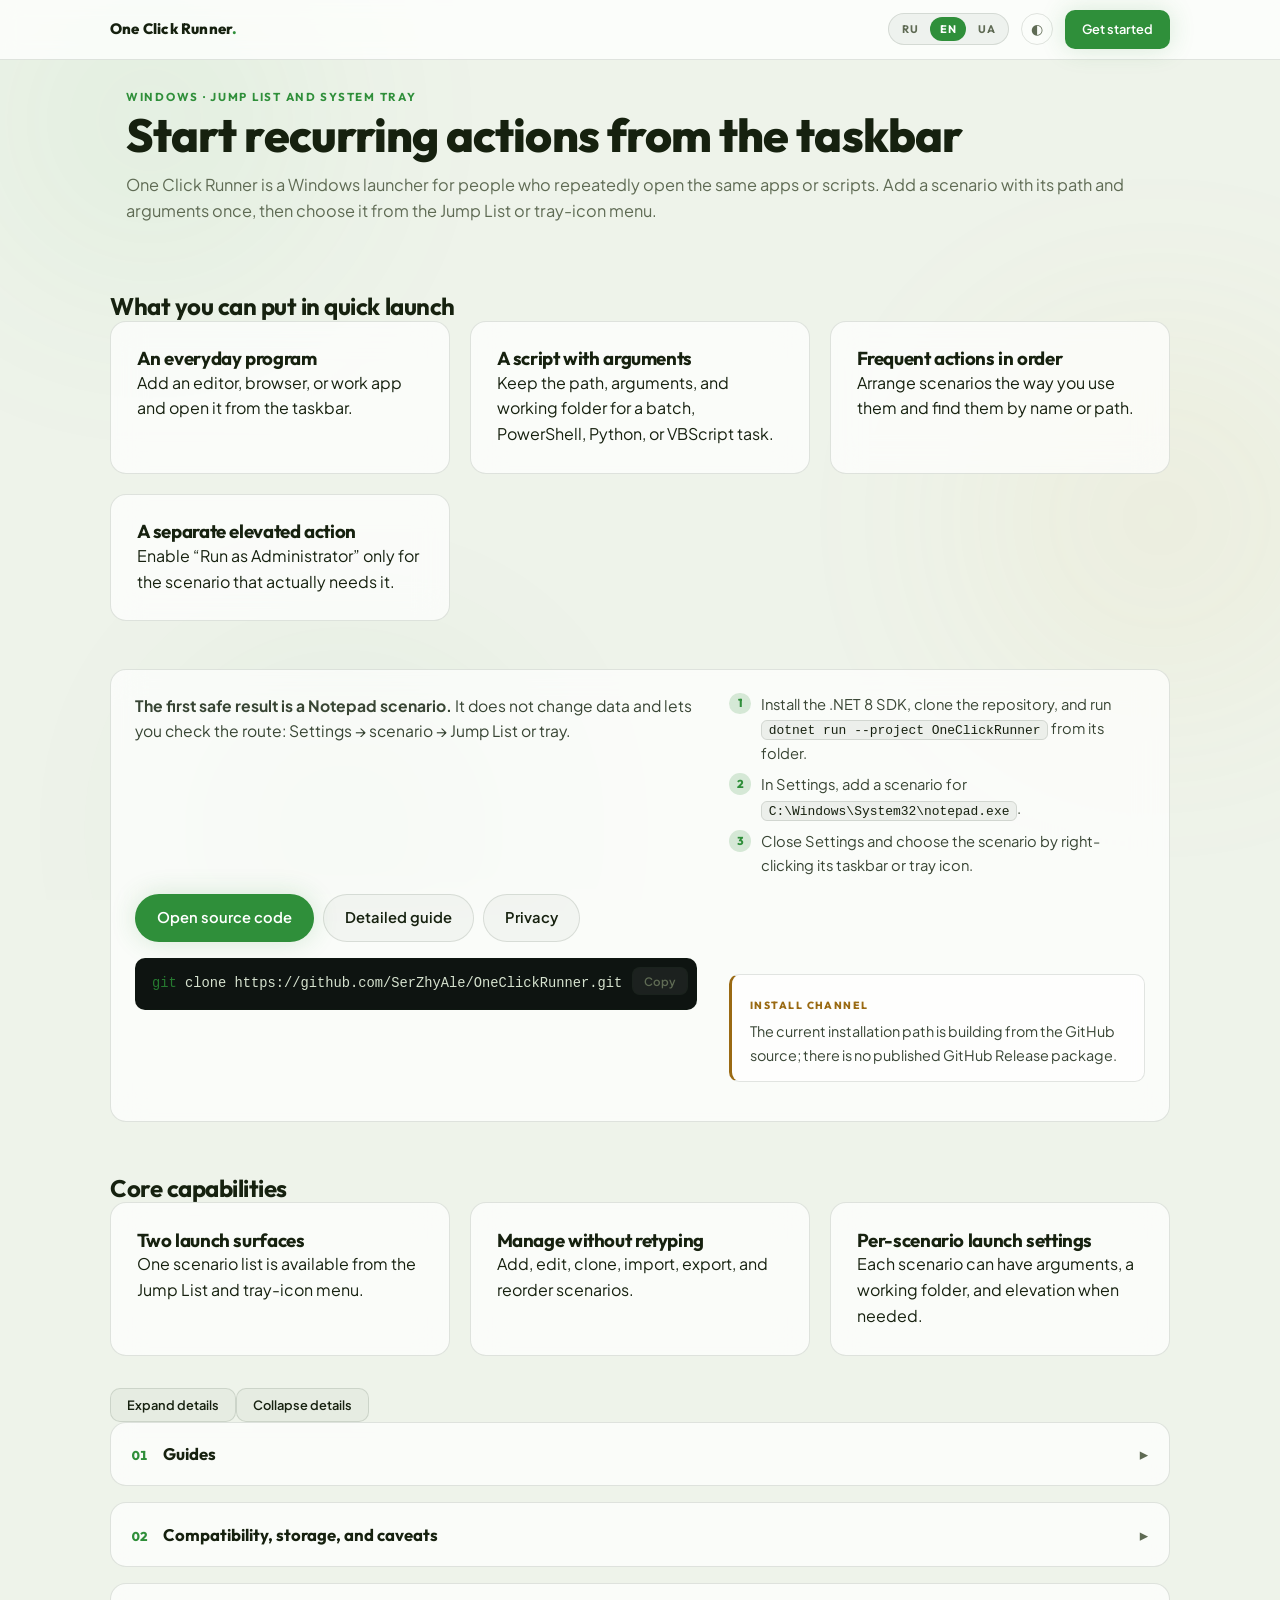
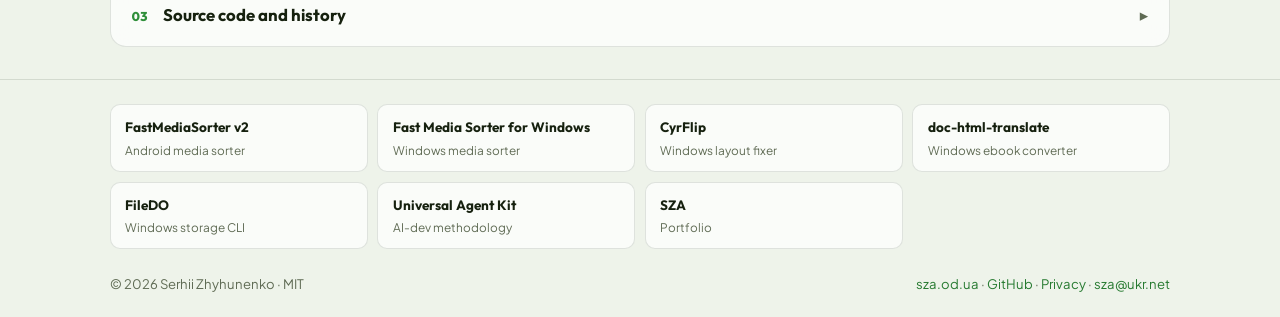
<file: docs/index.html>
<!DOCTYPE html>
<html lang="en">
<head>
  <meta charset="utf-8">
  <meta name="viewport" content="width=device-width, initial-scale=1">
  <title>One Click Runner - start recurring Windows tasks from the taskbar</title>
  <link rel="canonical" href="https://serzhyale.github.io/OneClickRunner/">
  <meta name="description" content="Configure an app or script once, then start it from the Windows taskbar Jump List or system tray.">
  <meta name="theme-color" content="#0a0f0a">
  <meta property="og:title" content="One Click Runner - recurring Windows tasks from the taskbar">
  <meta property="og:description" content="Configure an app or script once, then start it from the Windows taskbar Jump List or system tray.">
  <meta property="og:image" content="https://raw.githubusercontent.com/SerZhyAle/OneClickRunner/main/docs/assets/social-preview.png">
  <meta property="og:url" content="https://serzhyale.github.io/OneClickRunner/">
  <script type="application/ld+json">
  {
    "@context": "https://schema.org",
    "@type": "SoftwareApplication",
    "name": "One Click Runner",
    "url": "https://serzhyale.github.io/OneClickRunner/",
    "description": "Configure an app or script once, then start it from the Windows taskbar Jump List or system tray.",
    "applicationCategory": "UtilitiesApplication",
    "operatingSystem": "Windows 10, Windows 11",
    "offers": {
      "@type": "Offer",
      "price": "0",
      "priceCurrency": "USD"
    }
  }
  </script>
  <meta name="twitter:card" content="summary_large_image">
  <link rel="icon" type="image/png" sizes="32x32" href="assets/icon-32.png">
  <link rel="icon" href="assets/favicon.ico" sizes="any">
  <script>(function(){try{var t=localStorage.getItem('sza-theme')||(matchMedia('(prefers-color-scheme: light)').matches?'light':'dark');document.documentElement.setAttribute('data-theme',t);var l=localStorage.getItem('sza-lang');if(!l){var n=(navigator.language||'en').toLowerCase();l=n.indexOf('ru')===0?'ru':n.indexOf('uk')===0?'ua':'en';}document.documentElement.setAttribute('data-lang',l);}catch(e){}})();</script>
  <link rel="preconnect" href="https://fonts.googleapis.com">
  <link rel="preconnect" href="https://fonts.gstatic.com" crossorigin>
  <link href="https://fonts.googleapis.com/css2?family=Outfit:wght@400;500;600;700;800&family=Plus+Jakarta+Sans:wght@300;400;500;600;700&display=swap" rel="stylesheet">
  <link rel="stylesheet" href="style.css">
</head>
<body>
  <div class="bg-blobs"><div class="blob blob-1"></div><div class="blob blob-2"></div><div class="blob blob-3"></div></div>
  <header class="site-header">
    <div class="container header-inner">
      <span class="brand">One&nbsp;Click&nbsp;Runner<span class="dot">.</span></span>
      <div class="seg" role="group" aria-label="Language"><button type="button" data-lang="ru">RU</button><button type="button" data-lang="en">EN</button><button type="button" data-lang="ua">UA</button></div>
      <button class="theme-btn" id="themeBtn" type="button" aria-label="Switch theme">◐</button>
      <a class="btn btn-primary btn-sm" href="#get"><span data-l="ru">Начать</span><span data-l="en">Get started</span><span data-l="ua">Почати</span></a>
    </div>
  </header>

  <main class="container">
    <section class="hero">
      <span class="kicker" data-l="ru">Windows · Jump List и системный трей</span><span class="kicker" data-l="en">Windows · Jump List and system tray</span><span class="kicker" data-l="ua">Windows · Jump List і системний трей</span>
      <h1><span data-l="ru">Запускайте привычные действия из панели задач</span><span data-l="en">Start recurring actions from the taskbar</span><span data-l="ua">Запускайте звичні дії з панелі завдань</span></h1>
      <p class="lead"><span data-l="ru">One Click Runner — лаунчер для Windows, когда вы регулярно открываете одни и те же программы или скрипты. Один раз добавьте сценарий с путём и аргументами, затем выбирайте его в Jump List или меню значка в трее.</span><span data-l="en">One Click Runner is a Windows launcher for people who repeatedly open the same apps or scripts. Add a scenario with its path and arguments once, then choose it from the Jump List or tray-icon menu.</span><span data-l="ua">One Click Runner — лаунчер для Windows, коли ви регулярно відкриваєте ті самі застосунки або скрипти. Один раз додайте сценарій зі шляхом і аргументами, потім обирайте його в Jump List або меню значка в треї.</span></p>
    </section>

    <section class="section scenarios" aria-labelledby="scenarios-title">
      <h2 id="scenarios-title"><span data-l="ru">Что можно вынести в быстрый запуск</span><span data-l="en">What you can put in quick launch</span><span data-l="ua">Що можна винести в швидкий запуск</span></h2>
      <div class="grid">
        <article class="card"><h3 data-l="ru">Обычная программа</h3><h3 data-l="en">An everyday program</h3><h3 data-l="ua">Звичайна програма</h3><p data-l="ru">Добавьте редактор, браузер или рабочее приложение и открывайте его из панели задач.</p><p data-l="en">Add an editor, browser, or work app and open it from the taskbar.</p><p data-l="ua">Додайте редактор, браузер або робочий застосунок і відкривайте його з панелі завдань.</p></article>
        <article class="card"><h3 data-l="ru">Скрипт с параметрами</h3><h3 data-l="en">A script with arguments</h3><h3 data-l="ua">Скрипт з параметрами</h3><p data-l="ru">Сохраните путь, аргументы и рабочую папку для batch, PowerShell, Python или VBScript.</p><p data-l="en">Keep the path, arguments, and working folder for a batch, PowerShell, Python, or VBScript task.</p><p data-l="ua">Збережіть шлях, аргументи й робочу теку для batch, PowerShell, Python або VBScript.</p></article>
        <article class="card"><h3 data-l="ru">Частые действия по порядку</h3><h3 data-l="en">Frequent actions in order</h3><h3 data-l="ua">Часті дії в потрібному порядку</h3><p data-l="ru">Расположите сценарии так же, как вы ими пользуетесь, и находите их по имени или пути.</p><p data-l="en">Arrange scenarios the way you use them and find them by name or path.</p><p data-l="ua">Розташуйте сценарії так, як ними користуєтесь, і знаходьте їх за назвою або шляхом.</p></article>
        <article class="card"><h3 data-l="ru">Отдельное действие с правами</h3><h3 data-l="en">A separate elevated action</h3><h3 data-l="ua">Окрема дія з правами</h3><p data-l="ru">Включайте «Run as Administrator» только у сценария, которому это действительно нужно.</p><p data-l="en">Enable “Run as Administrator” only for the scenario that actually needs it.</p><p data-l="ua">Вмикайте «Run as Administrator» лише для сценарію, якому це справді потрібно.</p></article>
      </div>
    </section>

    <section class="get" id="get">
      <p class="whatfor"><span data-l="ru"><strong>Первый безопасный результат — сценарий для Блокнота.</strong> Он не меняет данные и позволяет проверить маршрут: настройки → сценарий → Jump List или трей.</span><span data-l="en"><strong>The first safe result is a Notepad scenario.</strong> It does not change data and lets you check the route: Settings → scenario → Jump List or tray.</span><span data-l="ua"><strong>Перший безпечний результат — сценарій для Блокнота.</strong> Він не змінює дані й дає перевірити шлях: Налаштування → сценарій → Jump List або трей.</span></p>
      <div class="channels"><a class="btn btn-primary" href="https://github.com/SerZhyAle/OneClickRunner" target="_blank" rel="noopener noreferrer"><span data-l="ru">Открыть исходный код</span><span data-l="en">Open source code</span><span data-l="ua">Відкрити вихідний код</span></a><a class="btn btn-ghost" href="guide.html"><span data-l="ru">Подробное руководство</span><span data-l="en">Detailed guide</span><span data-l="ua">Докладний посібник</span></a><a class="btn btn-ghost" href="privacy.html"><span data-l="ru">Конфиденциальность</span><span data-l="en">Privacy</span><span data-l="ua">Конфіденційність</span></a></div>
      <div class="copybox"><span class="tok">git</span> clone https://github.com/SerZhyAle/OneClickRunner.git<button class="copy" type="button" data-copy="git clone https://github.com/SerZhyAle/OneClickRunner.git">Copy</button></div>
      <ol class="quickstart">
        <li><span data-l="ru">Установите .NET 8 SDK, клонируйте репозиторий и в его папке выполните <code>dotnet run --project OneClickRunner</code>.</span><span data-l="en">Install the .NET 8 SDK, clone the repository, and run <code>dotnet run --project OneClickRunner</code> from its folder.</span><span data-l="ua">Встановіть .NET 8 SDK, клонуйте репозиторій і в його теці виконайте <code>dotnet run --project OneClickRunner</code>.</span></li>
        <li><span data-l="ru">В настройках добавьте сценарий для <code>C:\Windows\System32\notepad.exe</code>.</span><span data-l="en">In Settings, add a scenario for <code>C:\Windows\System32\notepad.exe</code>.</span><span data-l="ua">У Налаштуваннях додайте сценарій для <code>C:\Windows\System32\notepad.exe</code>.</span></li>
        <li><span data-l="ru">Закройте окно настроек и выберите сценарий правым кликом по значку в панели задач или трее.</span><span data-l="en">Close Settings and choose the scenario by right-clicking its taskbar or tray icon.</span><span data-l="ua">Закрийте Налаштування та оберіть сценарій правим кліком по значку на панелі завдань або в треї.</span></li>
      </ol>
      <div class="note"><span class="tag" data-l="ru">Канал установки</span><span class="tag" data-l="en">Install channel</span><span class="tag" data-l="ua">Канал встановлення</span><p data-l="ru">Сейчас доступна сборка из исходного кода через GitHub; опубликованного GitHub Release с готовым пакетом нет.</p><p data-l="en">The current installation path is building from the GitHub source; there is no published GitHub Release package.</p><p data-l="ua">Поточний шлях встановлення — зібрати вихідний код із GitHub; опублікованого пакета GitHub Release немає.</p></div>
    </section>

    <section class="section">
      <h2><span data-l="ru">Главные возможности</span><span data-l="en">Core capabilities</span><span data-l="ua">Головні можливості</span></h2>
      <div class="grid">
        <article class="card"><h3 data-l="ru">Два места запуска</h3><h3 data-l="en">Two launch surfaces</h3><h3 data-l="ua">Два місця запуску</h3><p data-l="ru">Один набор сценариев доступен из Jump List и меню значка в трее.</p><p data-l="en">One scenario list is available from the Jump List and tray-icon menu.</p><p data-l="ua">Один набір сценаріїв доступний із Jump List і меню значка в треї.</p></article>
        <article class="card"><h3 data-l="ru">Управление без повторного ввода</h3><h3 data-l="en">Manage without retyping</h3><h3 data-l="ua">Керуйте без повторного введення</h3><p data-l="ru">Добавляйте, правьте, клонируйте, импортируйте, экспортируйте и меняйте порядок сценариев.</p><p data-l="en">Add, edit, clone, import, export, and reorder scenarios.</p><p data-l="ua">Додавайте, редагуйте, клонуйте, імпортуйте, експортуйте та змінюйте порядок сценаріїв.</p></article>
        <article class="card"><h3 data-l="ru">Отдельные настройки запуска</h3><h3 data-l="en">Per-scenario launch settings</h3><h3 data-l="ua">Окремі налаштування запуску</h3><p data-l="ru">Для каждого сценария доступны аргументы, рабочая папка и, при необходимости, повышение прав.</p><p data-l="en">Each scenario can have arguments, a working folder, and elevation when needed.</p><p data-l="ua">Кожен сценарій може мати аргументи, робочу теку й підвищення прав за потреби.</p></article>
      </div>
    </section>

    <div class="toolbar"><button class="btn btn-ghost btn-sm" type="button" onclick="setAll(true)"><span data-l="ru">Развернуть детали</span><span data-l="en">Expand details</span><span data-l="ua">Розгорнути деталі</span></button><button class="btn btn-ghost btn-sm" type="button" onclick="setAll(false)"><span data-l="ru">Свернуть детали</span><span data-l="en">Collapse details</span><span data-l="ua">Згорнути деталі</span></button></div>
    <details class="sec" id="guides"><summary><span class="secnum">01</span><span data-l="ru">Инструкции</span><span data-l="en">Guides</span><span data-l="ua">Інструкції</span></summary><p data-l="ru">В <a href="guide.html">подробном руководстве</a> есть шаги для первого сценария, примеры путей для EXE, batch, PowerShell, Python и VBScript, а также запуск из Jump List.</p><p data-l="en">The <a href="guide.html">detailed guide</a> covers the first scenario, example paths for EXE, batch, PowerShell, Python, and VBScript, and launching from the Jump List.</p><p data-l="ua">У <a href="guide.html">докладному посібнику</a> є кроки для першого сценарію, приклади шляхів для EXE, batch, PowerShell, Python і VBScript, а також запуск із Jump List.</p></details>
    <details class="sec" id="details"><summary><span class="secnum">02</span><span data-l="ru">Совместимость, хранение и ограничения</span><span data-l="en">Compatibility, storage, and caveats</span><span data-l="ua">Сумісність, зберігання й обмеження</span></summary><p data-l="ru">Нужны Windows 10 или 11 и .NET 8. Для PowerShell, Python и VBScript требуется соответствующий интерпретатор. Сценарии хранятся отдельными XML-файлами в <code>%APPDATA%\OneClickRunner\Scenarios\</code>; журнал — <code>%APPDATA%\OneClickRunner\activity.log</code>.</p><p data-l="en">Windows 10 or 11 and .NET 8 are required. PowerShell, Python, and VBScript need their matching interpreter. Scenarios are separate XML files in <code>%APPDATA%\OneClickRunner\Scenarios\</code>; the log is <code>%APPDATA%\OneClickRunner\activity.log</code>.</p><p data-l="ua">Потрібні Windows 10 або 11 і .NET 8. Для PowerShell, Python і VBScript потрібен відповідний інтерпретатор. Сценарії — окремі XML-файли у <code>%APPDATA%\OneClickRunner\Scenarios\</code>; журнал — <code>%APPDATA%\OneClickRunner\activity.log</code>.</p><div class="note"><span class="tag" data-l="ru">Важно</span><span class="tag" data-l="en">Important</span><span data-l="ua" class="tag">Важливо</span><p data-l="ru">Сценарий запускает указанный вами файл. Повышение прав вызывает запрос UAC; удаление сценария удаляет его XML-файл. Проверьте путь и действие скрипта перед запуском.</p><p data-l="en">A scenario runs the file you specify. Elevation triggers UAC; removing a scenario removes its XML file. Check the path and the script’s action before running it.</p><p data-l="ua">Сценарій запускає файл, який ви вказали. Підвищення прав викликає UAC; видалення сценарію видаляє його XML-файл. Перевірте шлях і дію скрипта перед запуском.</p></div></details>
    <details class="sec" id="project"><summary><span class="secnum">03</span><span data-l="ru">Исходный код и история</span><span data-l="en">Source code and history</span><span data-l="ua">Вихідний код та історія</span></summary><p data-l="ru">Исходный код, issue tracker и история изменений доступны в <a href="https://github.com/SerZhyAle/OneClickRunner" target="_blank" rel="noopener noreferrer">репозитории GitHub</a>. На странице Releases сейчас нет опубликованных пакетов.</p><p data-l="en">Source code, issue tracker, and change history are in the <a href="https://github.com/SerZhyAle/OneClickRunner" target="_blank" rel="noopener noreferrer">GitHub repository</a>. The Releases page currently has no published packages.</p><p data-l="ua">Вихідний код, issue tracker і історія змін — у <a href="https://github.com/SerZhyAle/OneClickRunner" target="_blank" rel="noopener noreferrer">репозиторії GitHub</a>. На сторінці Releases зараз немає опублікованих пакетів.</p></details>
  </main>

  <footer class="site-footer"><div class="container"><div class="tools-grid"><a href="https://serzhyale.github.io/FastMediaSorter_mob_v2/"><b>FastMediaSorter v2</b><span>Android media sorter</span></a><a href="https://serzhyale.github.io/FastMediaSorter_Lite/"><b>Fast Media Sorter for Windows</b><span>Windows media sorter</span></a><a href="https://serzhyale.github.io/CyrFlip/"><b>CyrFlip</b><span>Windows layout fixer</span></a><a href="https://serzhyale.github.io/doc-html-translate/"><b>doc-html-translate</b><span>Windows ebook converter</span></a><a href="https://serzhyale.github.io/FileDO/"><b>FileDO</b><span>Windows storage CLI</span></a><a href="https://serzhyale.github.io/universal-agent-kit/"><b>Universal Agent Kit</b><span>AI-dev methodology</span></a><a href="https://sza.od.ua"><b>SZA</b><span>Portfolio</span></a></div><div class="footer-bottom"><span>© 2026 Serhii Zhyhunenko · MIT</span><span><a href="https://sza.od.ua">sza.od.ua</a> · <a href="https://github.com/SerZhyAle/OneClickRunner">GitHub</a> · <a href="privacy.html">Privacy</a> · <a href="mailto:sza@ukr.net">sza@ukr.net</a></span></div></div></footer>
  <button class="to-top" id="toTop" type="button" aria-label="Back to top" onclick="window.scrollTo({top:0,behavior:'smooth'})">↑</button>
  <script>
  (function(){var doc=document.documentElement,META={ru:{title:'One Click Runner — запуск привычных действий из панели задач',desc:'Настройте приложение или скрипт один раз и запускайте его из Jump List Windows или системного трея.'},en:{title:'One Click Runner — start recurring Windows tasks from the taskbar',desc:'Configure an app or script once, then start it from the Windows taskbar Jump List or system tray.'},ua:{title:'One Click Runner — запуск звичних дій з панелі завдань',desc:'Налаштуйте застосунок або скрипт один раз і запускайте його з Jump List Windows або системного трея.'}};var desc=document.querySelector('meta[name="description"]');function setLang(l){doc.setAttribute('data-lang',l);doc.setAttribute('lang',l==='ua'?'uk':l);try{localStorage.setItem('sza-lang',l);}catch(e){}var m=META[l]||META.en;document.title=m.title;if(desc)desc.content=m.desc;document.querySelectorAll('.seg button').forEach(function(b){b.setAttribute('aria-pressed',b.dataset.lang===l?'true':'false');});}document.querySelectorAll('.seg button').forEach(function(b){b.addEventListener('click',function(){setLang(b.dataset.lang);});});setLang(doc.dataset.lang||'en');var themeBtn=document.getElementById('themeBtn'),themeColor=document.querySelector('meta[name="theme-color"]');function theme(){var dark=doc.dataset.theme!=='light';if(themeColor)themeColor.content=dark?'#0a0f0a':'#eef3ea';themeBtn.setAttribute('aria-label',dark?'Switch to light theme':'Switch to dark theme');}themeBtn.addEventListener('click',function(){var next=doc.dataset.theme==='light'?'dark':'light';doc.dataset.theme=next;try{localStorage.setItem('sza-theme',next);}catch(e){}theme();});theme();function fallback(txt,done){var ta=document.createElement('textarea');ta.value=txt;ta.style.cssText='position:fixed;opacity:0';document.body.appendChild(ta);ta.select();try{document.execCommand('copy');done();}catch(e){}ta.remove();}document.querySelectorAll('.copy').forEach(function(btn){btn.addEventListener('click',function(){var txt=btn.dataset.copy,done=function(){var old=btn.textContent;btn.textContent='✓ Copied';btn.classList.add('done');setTimeout(function(){btn.textContent=old;btn.classList.remove('done');},1600);};if(navigator.clipboard&&navigator.clipboard.writeText){navigator.clipboard.writeText(txt).then(done,function(){fallback(txt,done);});}else{fallback(txt,done);}});});window.setAll=function(open){document.querySelectorAll('details.sec').forEach(function(d){d.open=open;});};function openHash(){var target=document.getElementById(location.hash.slice(1));if(target&&target.matches('details.sec'))target.open=true;}addEventListener('hashchange',openHash);openHash();var top=document.getElementById('toTop');addEventListener('scroll',function(){top.classList.toggle('show',scrollY>600);},{passive:true});})();
  </script>
</body>
</html>
</file>
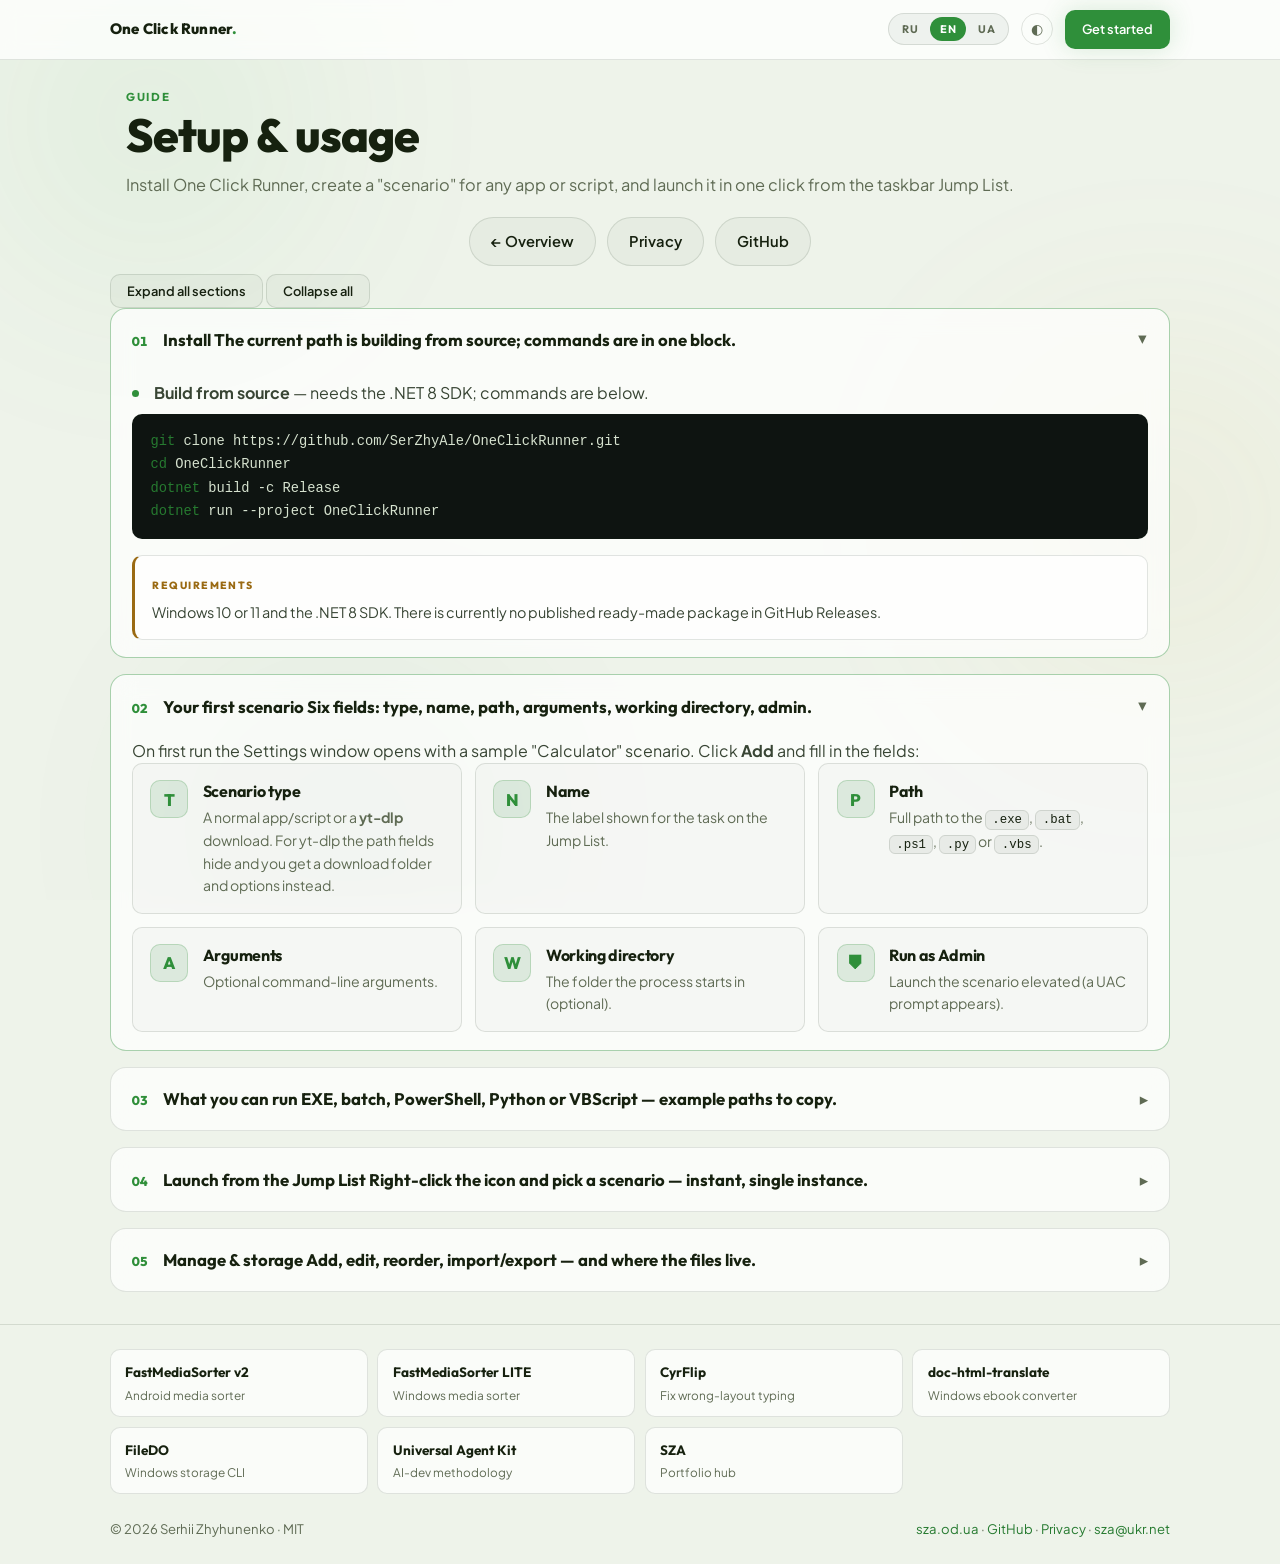
<file: docs/guide.html>
<!DOCTYPE html>
<html lang="en">
<head>
  <meta charset="utf-8" />
  <meta name="viewport" content="width=device-width, initial-scale=1" />
  <title>One Click Runner - setup &amp; usage guide</title>
  <link rel="canonical" href="https://serzhyale.github.io/OneClickRunner/guide.html">
  <meta name="description" content="Step-by-step guide: install One Click Runner, create a scenario for any app, batch, PowerShell, Python or VBScript, and launch it in one click from the Windows taskbar Jump List." />
  <meta name="theme-color" content="#0a0f0a" />
  <meta property="og:title" content="One Click Runner - setup & usage guide" />
  <meta property="og:description" content="Install One Click Runner and launch your apps and scripts in one click from the Windows Jump List." />
  <meta property="og:image" content="https://raw.githubusercontent.com/SerZhyAle/OneClickRunner/main/docs/assets/social-preview.png" />
  <meta property="og:url" content="https://serzhyale.github.io/OneClickRunner/guide.html" />
  <script type="application/ld+json">
  {
    "@context": "https://schema.org",
    "@type": "TechArticle",
    "headline": "One Click Runner - setup & usage guide",
    "url": "https://serzhyale.github.io/OneClickRunner/guide.html",
    "description": "Step-by-step guide: install One Click Runner, create a scenario for any app, batch, PowerShell, Python or VBScript, and launch it in one click from the Windows taskbar Jump List.",
    "about": {
      "@type": "SoftwareApplication",
      "name": "One Click Runner",
      "url": "https://serzhyale.github.io/OneClickRunner/",
      "operatingSystem": "Windows 10, Windows 11"
    }
  }
  </script>
  <meta name="twitter:card" content="summary_large_image" />
  <link rel="icon" type="image/png" sizes="32x32" href="assets/icon-32.png" />
  <link rel="icon" type="image/png" sizes="16x16" href="assets/icon-16.png" />
  <link rel="icon" href="assets/favicon.ico" sizes="any" />
  <link rel="apple-touch-icon" href="assets/icon-256.png" />

  <!-- pre-paint: resolve theme + language before the stylesheet, so nothing flashes -->
  <script>
  (function(){try{
    var t=localStorage.getItem('sza-theme')||(matchMedia('(prefers-color-scheme: light)').matches?'light':'dark');
    document.documentElement.setAttribute('data-theme',t);
    var l=localStorage.getItem('sza-lang');
    if(!l){var n=(navigator.language||'en').toLowerCase();l=n.indexOf('ru')==0?'ru':n.indexOf('uk')==0?'ua':'en';}
    document.documentElement.setAttribute('data-lang',l);
  }catch(e){}})();
  </script>

  <link rel="preconnect" href="https://fonts.googleapis.com" />
  <link rel="preconnect" href="https://fonts.gstatic.com" crossorigin />
  <link href="https://fonts.googleapis.com/css2?family=Outfit:wght@400;500;600;700;800&family=Plus+Jakarta+Sans:wght@300;400;500;600;700&display=swap" rel="stylesheet" />
  <link rel="stylesheet" href="style.css" />
</head>
<body>
  <div class="bg-blobs">
    <div class="blob blob-1"></div>
    <div class="blob blob-2"></div>
    <div class="blob blob-3"></div>
  </div>

  <header class="site-header">
    <div class="container header-inner">
      <a class="brand" href="./" style="text-decoration:none">One&nbsp;Click&nbsp;Runner<span class="dot">.</span></a>
      <div class="seg" role="group" aria-label="Language">
        <button data-lang="ru">RU</button><button data-lang="en">EN</button><button data-lang="ua">UA</button>
      </div>
      <button class="theme-btn" id="themeBtn" aria-label="Switch theme">◐</button>
      <a class="btn btn-primary btn-sm" href="#install">
        <span data-l="ru">Начать</span><span data-l="en">Get started</span><span data-l="ua">Почати</span>
      </a>
    </div>
  </header>

  <main class="container">
    <!-- HERO -->
    <section class="hero" style="padding-bottom:.5rem">
      <span class="kicker" data-l="ru">Руководство</span><span class="kicker" data-l="en">Guide</span><span class="kicker" data-l="ua">Посібник</span>
      <h1><span data-l="ru">Настройка и использование</span><span data-l="en">Setup &amp; usage</span><span data-l="ua">Налаштування та використання</span></h1>
      <p class="lead">
        <span data-l="ru">Установите One Click Runner, создайте «сценарий» для любого приложения или скрипта — и запускайте его в один клик из списка переходов на панели задач.</span>
        <span data-l="en">Install One Click Runner, create a "scenario" for any app or script, and launch it in one click from the taskbar Jump List.</span>
        <span data-l="ua">Встановіть One Click Runner, створіть «сценарій» для будь-якого застосунку чи скрипта — і запускайте його в один клік зі списку переходів на панелі завдань.</span>
      </p>
      <div class="button-group" style="margin-top:1rem">
        <a class="btn btn-ghost" href="./">
          <span data-l="ru">← Обзор</span><span data-l="en">← Overview</span><span data-l="ua">← Огляд</span>
        </a>
        <a class="btn btn-ghost" href="privacy.html">
          <span data-l="ru">Конфиденциальность</span><span data-l="en">Privacy</span><span data-l="ua">Конфіденційність</span>
        </a>
        <a class="btn btn-ghost" href="https://github.com/SerZhyAle/OneClickRunner" target="_blank" rel="noopener noreferrer">GitHub</a>
      </div>
    </section>

    <div class="toolbar">
      <button class="btn btn-ghost btn-sm" type="button" onclick="setAll(true)">
        <span data-l="ru">Развернуть все разделы</span><span data-l="en">Expand all sections</span><span data-l="ua">Розгорнути всі розділи</span>
      </button>
      <button class="btn btn-ghost btn-sm" type="button" onclick="setAll(false)">
        <span data-l="ru">Свернуть всё</span><span data-l="en">Collapse all</span><span data-l="ua">Згорнути все</span>
      </button>
    </div>

    <div class="sections">

    <!-- 1. INSTALL -->
    <details class="sec" id="install" open>
      <summary>
        <span class="secnum" aria-hidden="true">01</span>
        <span class="sechead">
          <span class="sectitle" role="heading" aria-level="2"><span data-l="ru">Установка</span><span data-l="en">Install</span><span data-l="ua">Встановлення</span></span>
          <span class="secteaser"><span data-l="ru">Текущий путь — сборка из исходников; команды в одном блоке.</span><span data-l="en">The current path is building from source; commands are in one block.</span><span data-l="ua">Поточний шлях — збирання з вихідного коду; команди в одному блоці.</span></span>
        </span>
      </summary>
      <div class="secbody">
      <ul class="features" data-l="ru">
        <li><strong>Сборка из исходников</strong> — нужен .NET 8 SDK; команды ниже.</li>
      </ul>
      <ul class="features" data-l="en">
        <li><strong>Build from source</strong> — needs the .NET 8 SDK; commands are below.</li>
      </ul>
      <ul class="features" data-l="ua">
        <li><strong>Збірка з вихідників</strong> — потрібен .NET 8 SDK; команди нижче.</li>
      </ul>
      <pre class="code"><span class="tok">git</span> clone https://github.com/SerZhyAle/OneClickRunner.git
<span class="tok">cd</span> OneClickRunner
<span class="tok">dotnet</span> build -c Release
<span class="tok">dotnet</span> run --project OneClickRunner</pre>
      <div class="note">
        <span class="tag" data-l="ru">Требования</span><span class="tag" data-l="en">Requirements</span><span class="tag" data-l="ua">Вимоги</span>
        <p data-l="ru">Windows 10 или 11 и .NET 8 SDK. Опубликованного готового пакета в GitHub Releases сейчас нет.</p>
        <p data-l="en">Windows 10 or 11 and the .NET 8 SDK. There is currently no published ready-made package in GitHub Releases.</p>
        <p data-l="ua">Windows 10 або 11 і .NET 8 SDK. Опублікованого готового пакета в GitHub Releases зараз немає.</p>
      </div>
      </div>
    </details>

    <!-- 2. FIRST SCENARIO -->
    <details class="sec" id="scenario" open>
      <summary>
        <span class="secnum" aria-hidden="true">02</span>
        <span class="sechead">
          <span class="sectitle" role="heading" aria-level="2"><span data-l="ru">Первый сценарий</span><span data-l="en">Your first scenario</span><span data-l="ua">Перший сценарій</span></span>
          <span class="secteaser"><span data-l="ru">Шесть полей: тип, имя, путь, аргументы, рабочая папка, права.</span><span data-l="en">Six fields: type, name, path, arguments, working directory, admin.</span><span data-l="ua">Шість полів: тип, ім'я, шлях, аргументи, робоча тека, права.</span></span>
        </span>
      </summary>
      <div class="secbody">
      <p data-l="ru">При первом запуске открывается окно настроек с примером сценария «Calculator». Нажмите <strong>Add</strong> и заполните поля:</p>
      <p data-l="en">On first run the Settings window opens with a sample "Calculator" scenario. Click <strong>Add</strong> and fill in the fields:</p>
      <p data-l="ua">Під час першого запуску відкривається вікно налаштувань із прикладом сценарію «Calculator». Натисніть <strong>Add</strong> і заповніть поля:</p>
      <div class="feat-grid">
        <div class="feat"><span class="fi">T</span><div>
          <h3 data-l="ru">Scenario type (Тип)</h3><h3 data-l="en">Scenario type</h3><h3 data-l="ua">Scenario type (Тип)</h3>
          <p data-l="ru">Обычное приложение/скрипт или загрузка <strong>yt-dlp</strong>. Для yt-dlp поля пути скрываются, а вместо них — папка загрузки и опции.</p>
          <p data-l="en">A normal app/script or a <strong>yt-dlp</strong> download. For yt-dlp the path fields hide and you get a download folder and options instead.</p>
          <p data-l="ua">Звичайний застосунок/скрипт або завантаження <strong>yt-dlp</strong>. Для yt-dlp поля шляху ховаються, натомість — тека завантаження та опції.</p>
        </div></div>
        <div class="feat"><span class="fi">N</span><div>
          <h3 data-l="ru">Name (Имя)</h3><h3 data-l="en">Name</h3><h3 data-l="ua">Name (Ім'я)</h3>
          <p data-l="ru">Как сценарий будет подписан в списке переходов.</p>
          <p data-l="en">The label shown for the task on the Jump List.</p>
          <p data-l="ua">Як сценарій буде підписано у списку переходів.</p>
        </div></div>
        <div class="feat"><span class="fi">P</span><div>
          <h3 data-l="ru">Path (Путь)</h3><h3 data-l="en">Path</h3><h3 data-l="ua">Path (Шлях)</h3>
          <p data-l="ru">Полный путь к <code>.exe</code>, <code>.bat</code>, <code>.ps1</code>, <code>.py</code> или <code>.vbs</code>.</p>
          <p data-l="en">Full path to the <code>.exe</code>, <code>.bat</code>, <code>.ps1</code>, <code>.py</code> or <code>.vbs</code>.</p>
          <p data-l="ua">Повний шлях до <code>.exe</code>, <code>.bat</code>, <code>.ps1</code>, <code>.py</code> чи <code>.vbs</code>.</p>
        </div></div>
        <div class="feat"><span class="fi">A</span><div>
          <h3 data-l="ru">Arguments (Аргументы)</h3><h3 data-l="en">Arguments</h3><h3 data-l="ua">Arguments (Аргументи)</h3>
          <p data-l="ru">Необязательные аргументы командной строки.</p>
          <p data-l="en">Optional command-line arguments.</p>
          <p data-l="ua">Необов'язкові аргументи командного рядка.</p>
        </div></div>
        <div class="feat"><span class="fi">W</span><div>
          <h3 data-l="ru">Working directory</h3><h3 data-l="en">Working directory</h3><h3 data-l="ua">Working directory</h3>
          <p data-l="ru">Рабочая папка, в которой запускается процесс (необязательно).</p>
          <p data-l="en">The folder the process starts in (optional).</p>
          <p data-l="ua">Робоча тека, в якій запускається процес (необов'язково).</p>
        </div></div>
        <div class="feat"><span class="fi">⛊</span><div>
          <h3 data-l="ru">Run as Admin</h3><h3 data-l="en">Run as Admin</h3><h3 data-l="ua">Run as Admin</h3>
          <p data-l="ru">Запускать сценарий с повышенными правами (появится запрос UAC).</p>
          <p data-l="en">Launch the scenario elevated (a UAC prompt appears).</p>
          <p data-l="ua">Запускати сценарій з підвищеними правами (з'явиться запит UAC).</p>
        </div></div>
      </div>
      </div>
    </details>

    <!-- 3. SCRIPT TYPES -->
    <details class="sec" id="types">
      <summary>
        <span class="secnum" aria-hidden="true">03</span>
        <span class="sechead">
          <span class="sectitle" role="heading" aria-level="2"><span data-l="ru">Что можно запускать</span><span data-l="en">What you can run</span><span data-l="ua">Що можна запускати</span></span>
          <span class="secteaser"><span data-l="ru">EXE, batch, PowerShell, Python или VBScript — примеры путей.</span><span data-l="en">EXE, batch, PowerShell, Python or VBScript — example paths to copy.</span><span data-l="ua">EXE, batch, PowerShell, Python чи VBScript — приклади шляхів.</span></span>
        </span>
      </summary>
      <div class="secbody">
      <p data-l="ru">Укажите в поле <strong>Path</strong> любой из этих типов — примеры значений:</p>
      <p data-l="en">Point <strong>Path</strong> at any of these types — example values:</p>
      <p data-l="ua">Вкажіть у полі <strong>Path</strong> будь-який із цих типів — приклади значень:</p>
      <div class="copybox">C:\Windows\System32\notepad.exe<button class="copy" data-copy="C:\Windows\System32\notepad.exe">Copy</button></div>
      <div class="copybox">C:\Scripts\backup.bat<button class="copy" data-copy="C:\Scripts\backup.bat">Copy</button></div>
      <div class="copybox">C:\Scripts\deploy.ps1<button class="copy" data-copy="C:\Scripts\deploy.ps1">Copy</button></div>
      <div class="copybox">C:\Scripts\report.py<button class="copy" data-copy="C:\Scripts\report.py">Copy</button></div>
      <div class="copybox">C:\Scripts\legacy.vbs<button class="copy" data-copy="C:\Scripts\legacy.vbs">Copy</button></div>
      <div class="note">
        <span class="tag" data-l="ru">Совет</span><span class="tag" data-l="en">Tip</span><span class="tag" data-l="ua">Порада</span>
        <p data-l="ru">Для PowerShell / Python / VBScript на машине должен быть установлен соответствующий интерпретатор (<code>powershell</code>, <code>python</code>, <code>wscript</code>). Аргументы и рабочую папку задавайте в тех же полях сценария.</p>
        <p data-l="en">PowerShell / Python / VBScript scenarios need the matching interpreter installed (<code>powershell</code>, <code>python</code>, <code>wscript</code>). Set arguments and the working directory in the same scenario fields.</p>
        <p data-l="ua">Для PowerShell / Python / VBScript на машині має бути встановлений відповідний інтерпретатор (<code>powershell</code>, <code>python</code>, <code>wscript</code>). Аргументи та робочу теку задавайте в тих самих полях сценарію.</p>
      </div>
      </div>
    </details>

    <!-- 4. LAUNCH -->
    <details class="sec" id="launch">
      <summary>
        <span class="secnum" aria-hidden="true">04</span>
        <span class="sechead">
          <span class="sectitle" role="heading" aria-level="2"><span data-l="ru">Запуск из списка переходов</span><span data-l="en">Launch from the Jump List</span><span data-l="ua">Запуск зі списку переходів</span></span>
          <span class="secteaser"><span data-l="ru">Правый клик по значку — мгновенно, в одном экземпляре.</span><span data-l="en">Right-click the icon and pick a scenario — instant, single instance.</span><span data-l="ua">Правий клік по значку — миттєво, в одному екземплярі.</span></span>
        </span>
      </summary>
      <div class="secbody">
      <ol class="steps" data-l="ru">
        <li>Закройте окно настроек — приложение продолжит работать свёрнутым.</li>
        <li>Правый клик по значку One Click Runner на панели задач.</li>
        <li>В списке переходов выберите свой сценарий — он запустится сразу.</li>
      </ol>
      <ol class="steps" data-l="en">
        <li>Close the Settings window — the app keeps running minimized.</li>
        <li>Right-click the One Click Runner icon on the taskbar.</li>
        <li>Pick your scenario from the Jump List — it launches immediately.</li>
      </ol>
      <ol class="steps" data-l="ua">
        <li>Закрийте вікно налаштувань — застосунок продовжить працювати згорнутим.</li>
        <li>Правий клік по значку One Click Runner на панелі завдань.</li>
        <li>У списку переходів оберіть свій сценарій — він запуститься одразу.</li>
      </ol>
      <p data-l="ru">Приложение работает строго в одном экземпляре: клик по задаче передаёт команду уже запущенному экземпляру через именованный канал, поэтому второе окно не открывается — повторный запуск просто выводит уже открытое окно. Сценарий можно запустить и прямо из окна настроек кнопкой <strong>Run</strong> (или двойным кликом по строке).</p>
      <p data-l="en">The app runs strictly as a single instance: clicking a task forwards the command to the already-running instance over a named pipe, so no second window opens — a repeat launch simply surfaces the window that is already open. You can also launch a scenario straight from the Settings window with the <strong>Run</strong> button (or by double-clicking the row).</p>
      <p data-l="ua">Застосунок працює суворо в одному екземплярі: клік по задачі передає команду вже запущеному екземпляру через іменований канал, тож друге вікно не відкривається — повторний запуск просто виводить уже відкрите вікно. Сценарій можна запустити й прямо з вікна налаштувань кнопкою <strong>Run</strong> (або подвійним кліком по рядку).</p>
      <div class="note">
        <span class="tag" data-l="ru">Ещё способы</span><span class="tag" data-l="en">More ways</span><span class="tag" data-l="ua">Ще способи</span>
        <p data-l="ru"><strong>Значок в трее:</strong> двойной клик открывает настройки, правый клик показывает те же сценарии плюс Настройки и Выход. <strong>В списке:</strong> правый клик по строке — контекстное меню (Run, Edit, Clone, Export, Remove); горячие клавиши — <strong>Enter</strong> (запуск), <strong>F2</strong> (правка), <strong>Del</strong> (удаление).</p>
        <p data-l="en"><strong>Tray icon:</strong> double-click opens Settings, right-click shows the same scenarios plus Settings and Exit. <strong>In the list:</strong> right-click a row for a context menu (Run, Edit, Clone, Export, Remove); keyboard — <strong>Enter</strong> (run), <strong>F2</strong> (edit), <strong>Del</strong> (remove).</p>
        <p data-l="ua"><strong>Значок у треї:</strong> подвійний клік відкриває налаштування, правий клік показує ті самі сценарії плюс Налаштування та Вихід. <strong>У списку:</strong> правий клік по рядку — контекстне меню (Run, Edit, Clone, Export, Remove); гарячі клавіші — <strong>Enter</strong> (запуск), <strong>F2</strong> (правка), <strong>Del</strong> (видалення).</p>
      </div>
      </div>
    </details>

    <!-- 5. MANAGE -->
    <details class="sec" id="manage">
      <summary>
        <span class="secnum" aria-hidden="true">05</span>
        <span class="sechead">
          <span class="sectitle" role="heading" aria-level="2"><span data-l="ru">Управление и хранение</span><span data-l="en">Manage &amp; storage</span><span data-l="ua">Керування та зберігання</span></span>
          <span class="secteaser"><span data-l="ru">Добавление, правка, порядок, импорт/экспорт — и где лежат файлы.</span><span data-l="en">Add, edit, reorder, import/export — and where the files live.</span><span data-l="ua">Додавання, правка, порядок, імпорт/експорт — і де лежать файли.</span></span>
        </span>
      </summary>
      <div class="secbody">
      <ul class="features" data-l="ru">
        <li><strong>Add / Edit / Clone / Remove</strong> — создать, изменить, клонировать или удалить сценарий.</li>
        <li><strong>Import / Export</strong> — добавить сценарий из <code>.xml</code>-файла (ему назначается новый идентификатор) или сохранить выбранный сценарий в <code>.xml</code> для переноса и резервной копии.</li>
        <li><strong>Порядок (↑ / ↓)</strong> — задаёт порядок сценариев в списке, в Jump List и в меню трея; сохраняется между запусками.</li>
        <li><strong>Search</strong> — фильтрует список по имени и пути на лету.</li>
        <li><strong>Autostart</strong> — «Start OneClickRunner when Windows starts» запускает приложение свёрнутым вместе с Windows.</li>
      </ul>
      <ul class="features" data-l="en">
        <li><strong>Add / Edit / Clone / Remove</strong> — create, modify, duplicate or delete a scenario.</li>
        <li><strong>Import / Export</strong> — add a scenario from an <code>.xml</code> file (it gets a fresh id), or save the selected scenario to <code>.xml</code> for sharing and backup.</li>
        <li><strong>Order (↑ / ↓)</strong> — sets the order of scenarios in the list, the Jump List and the tray menu; persists across restarts.</li>
        <li><strong>Search</strong> — filters the list by name and path as you type.</li>
        <li><strong>Autostart</strong> — "Start OneClickRunner when Windows starts" launches the app minimized with Windows.</li>
      </ul>
      <ul class="features" data-l="ua">
        <li><strong>Add / Edit / Clone / Remove</strong> — створити, змінити, клонувати чи видалити сценарій.</li>
        <li><strong>Import / Export</strong> — додати сценарій з <code>.xml</code>-файлу (йому призначається новий ідентифікатор) або зберегти обраний сценарій у <code>.xml</code> для перенесення та резервної копії.</li>
        <li><strong>Порядок (↑ / ↓)</strong> — задає порядок сценаріїв у списку, в Jump List і в меню трея; зберігається між запусками.</li>
        <li><strong>Search</strong> — фільтрує список за іменем і шляхом на льоту.</li>
        <li><strong>Autostart</strong> — «Start OneClickRunner when Windows starts» запускає застосунок згорнутим разом із Windows.</li>
      </ul>
      <div class="note">
        <span class="tag" data-l="ru">Где лежат файлы</span><span class="tag" data-l="en">Where files live</span><span class="tag" data-l="ua">Де лежать файли</span>
        <p data-l="ru">Каждый сценарий — отдельный XML-файл в <code>%APPDATA%\OneClickRunner\Scenarios\</code>. Действия пишутся в <code>%APPDATA%\OneClickRunner\activity.log</code> — это первое место, куда стоит заглянуть, если сценарий не запускается.</p>
        <p data-l="en">Each scenario is a standalone XML file in <code>%APPDATA%\OneClickRunner\Scenarios\</code>. Actions are logged to <code>%APPDATA%\OneClickRunner\activity.log</code> — the first place to look if a scenario won't launch.</p>
        <p data-l="ua">Кожен сценарій — окремий XML-файл у <code>%APPDATA%\OneClickRunner\Scenarios\</code>. Дії пишуться до <code>%APPDATA%\OneClickRunner\activity.log</code> — це перше місце, куди варто заглянути, якщо сценарій не запускається.</p>
      </div>
      </div>
    </details>

    </div>
  </main>

  <footer class="site-footer">
    <div class="container">
      <div class="tools-grid">
        <a href="https://serzhyale.github.io/FastMediaSorter_mob_v2/"><b>FastMediaSorter v2</b><span>Android media sorter</span></a>
        <a href="https://serzhyale.github.io/FastMediaSorter_Lite/"><b>FastMediaSorter LITE</b><span>Windows media sorter</span></a>
        <a href="https://serzhyale.github.io/CyrFlip/"><b>CyrFlip</b><span>Fix wrong-layout typing</span></a>
        <a href="https://serzhyale.github.io/doc-html-translate/"><b>doc-html-translate</b><span>Windows ebook converter</span></a>
        <a href="https://serzhyale.github.io/FileDO/"><b>FileDO</b><span>Windows storage CLI</span></a>
        <a href="https://serzhyale.github.io/universal-agent-kit/"><b>Universal Agent Kit</b><span>AI-dev methodology</span></a>
        <a href="https://sza.od.ua"><b>SZA</b><span>Portfolio hub</span></a>
      </div>
      <div class="footer-bottom">
        <span>© 2026 Serhii Zhyhunenko · MIT</span>
        <span><a href="https://sza.od.ua">sza.od.ua</a> · <a href="https://github.com/SerZhyAle/OneClickRunner">GitHub</a> · <a href="privacy.html">Privacy</a> · <a href="mailto:sza@ukr.net">sza@ukr.net</a></span>
      </div>
    </div>
  </footer>

  <button class="to-top" id="toTop" aria-label="Back to top" onclick="window.scrollTo({top:0,behavior:'smooth'})">↑</button>

  <script>
  (function(){
    var doc=document.documentElement;
    var META={
      ru:{title:"One Click Runner — руководство по настройке",desc:"Пошаговое руководство: установите One Click Runner, создайте сценарий для приложения или скрипта и запускайте его в один клик из списка переходов Windows."},
      en:{title:"One Click Runner — setup & usage guide",desc:"Step-by-step guide: install One Click Runner, create a scenario for any app or script, and launch it in one click from the Windows Jump List."},
      ua:{title:"One Click Runner — посібник з налаштування",desc:"Покроковий посібник: встановіть One Click Runner, створіть сценарій для застосунку чи скрипта і запускайте його в один клік зі списку переходів Windows."}
    };
    var descEl=document.querySelector('meta[name="description"]');
    function setLang(l){
      doc.setAttribute('data-lang',l);
      doc.setAttribute('lang', l==='ua'?'uk':l);
      try{localStorage.setItem('sza-lang',l);}catch(e){}
      var m=META[l]||META.en;
      document.title=m.title;
      if(descEl)descEl.setAttribute('content',m.desc);
      document.querySelectorAll('.seg button[data-lang]').forEach(function(b){
        b.setAttribute('aria-pressed', b.getAttribute('data-lang')===l?'true':'false');
      });
    }
    document.querySelectorAll('.seg button[data-lang]').forEach(function(b){
      b.addEventListener('click',function(){setLang(b.getAttribute('data-lang'));});
    });
    setLang(doc.getAttribute('data-lang')||'en');

    var themeBtn=document.getElementById('themeBtn');
    var themeColor=document.querySelector('meta[name="theme-color"]');
    function applyThemeMeta(){
      var dark=doc.getAttribute('data-theme')!=='light';
      if(themeColor)themeColor.setAttribute('content',dark?'#0a0f0a':'#eef3ea');
      themeBtn.setAttribute('aria-label',dark?'Switch to light theme':'Switch to dark theme');
    }
    themeBtn.addEventListener('click',function(){
      var next=doc.getAttribute('data-theme')==='light'?'dark':'light';
      doc.setAttribute('data-theme',next);
      try{localStorage.setItem('sza-theme',next);}catch(e){}
      applyThemeMeta();
    });
    applyThemeMeta();

    document.querySelectorAll('.copy[data-copy]').forEach(function(btn){
      btn.addEventListener('click',function(){
        var txt=btn.getAttribute('data-copy');
        var done=function(){var o=btn.textContent;btn.textContent='✓ Copied';btn.classList.add('done');
          setTimeout(function(){btn.textContent=o;btn.classList.remove('done');},1600);};
        if(navigator.clipboard&&navigator.clipboard.writeText){navigator.clipboard.writeText(txt).then(done,function(){fallback(txt,done);});}
        else{fallback(txt,done);}
      });
    });
    function fallback(txt,done){var ta=document.createElement('textarea');ta.value=txt;ta.style.position='fixed';ta.style.opacity='0';
      document.body.appendChild(ta);ta.select();try{document.execCommand('copy');done();}catch(e){}document.body.removeChild(ta);}

    var toTop=document.getElementById('toTop');
    addEventListener('scroll',function(){toTop.classList.toggle('show',scrollY>500);},{passive:true});

    /* ---- expand/collapse-all for the numbered sections ---- */
    window.setAll=function(open){
      document.querySelectorAll('details.sec').forEach(function(d){
        if(open)d.setAttribute('open','');else d.removeAttribute('open');
      });
    };
    if(location.hash){
      var target=document.getElementById(location.hash.slice(1));
      var sec=target&&target.closest?target.closest('details.sec'):null;
      if(sec)sec.setAttribute('open','');
    }
  })();
  </script>
</body>
</html>
</file>
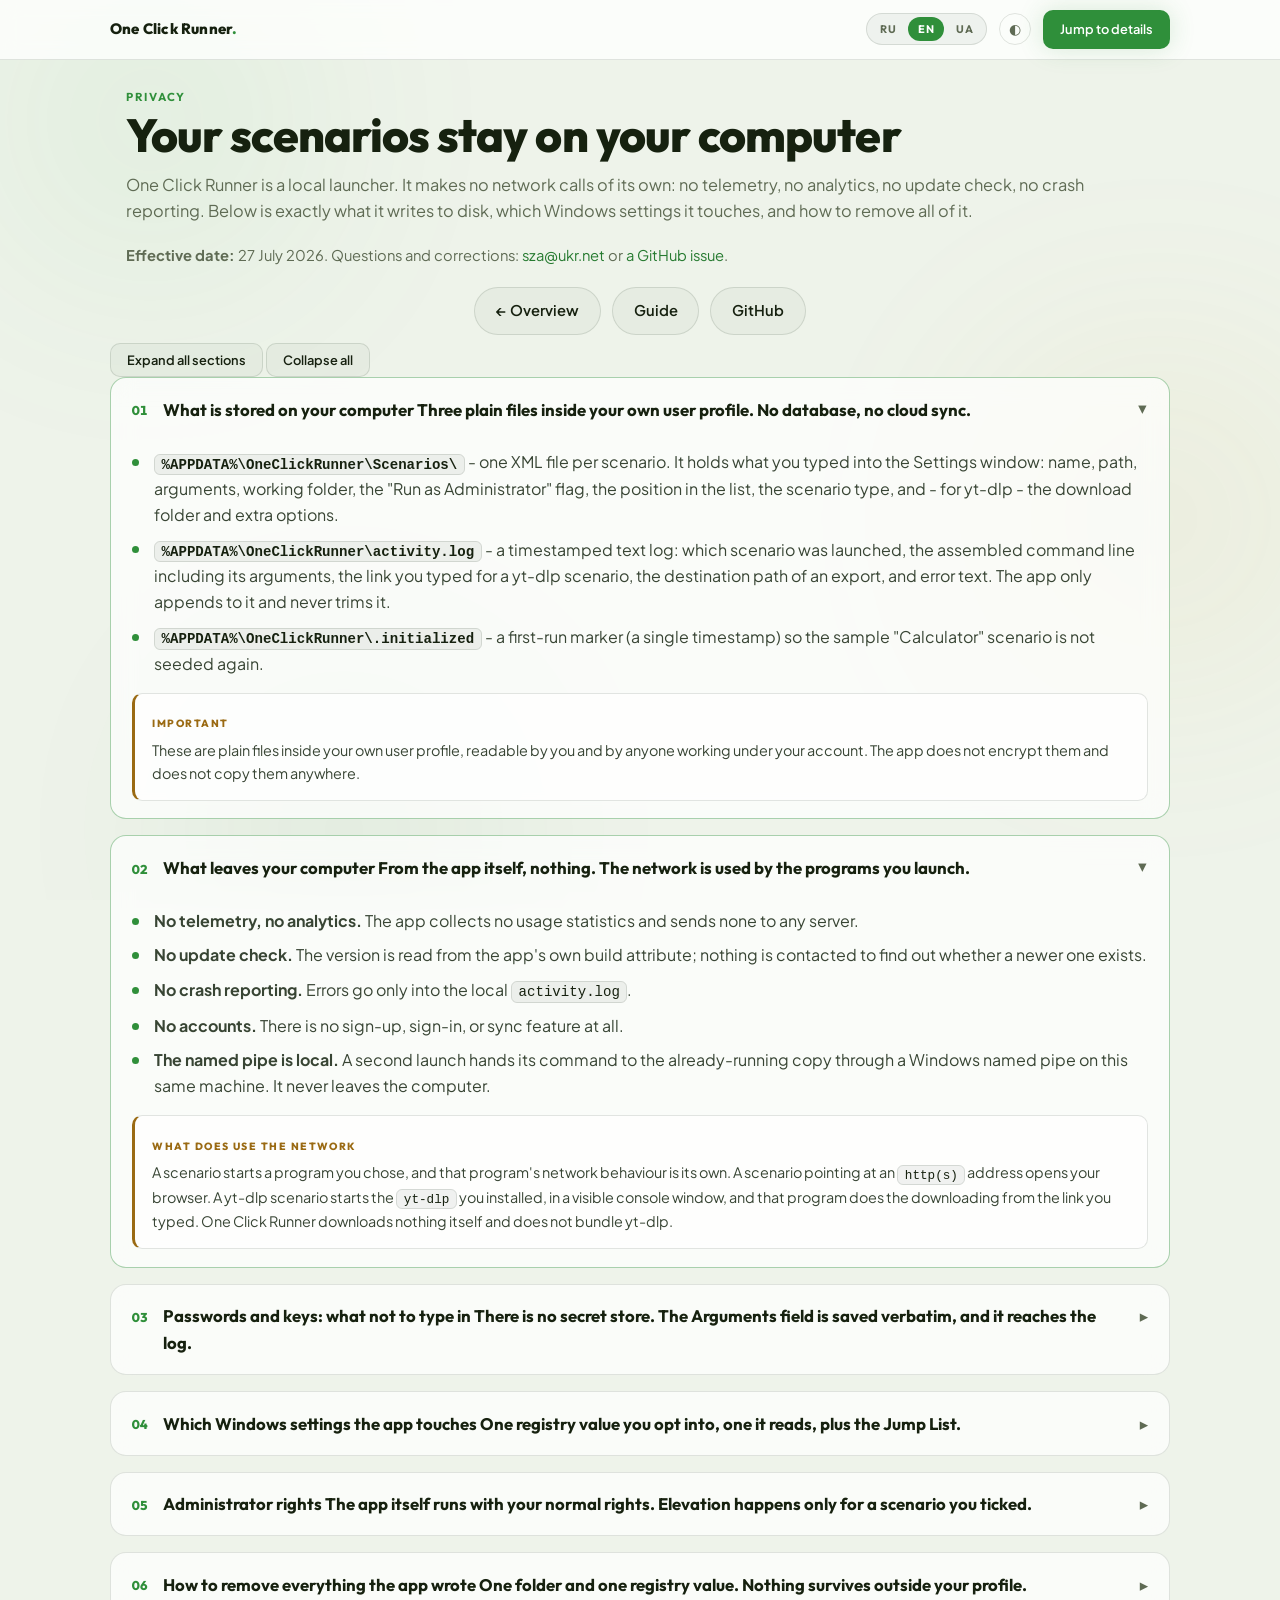
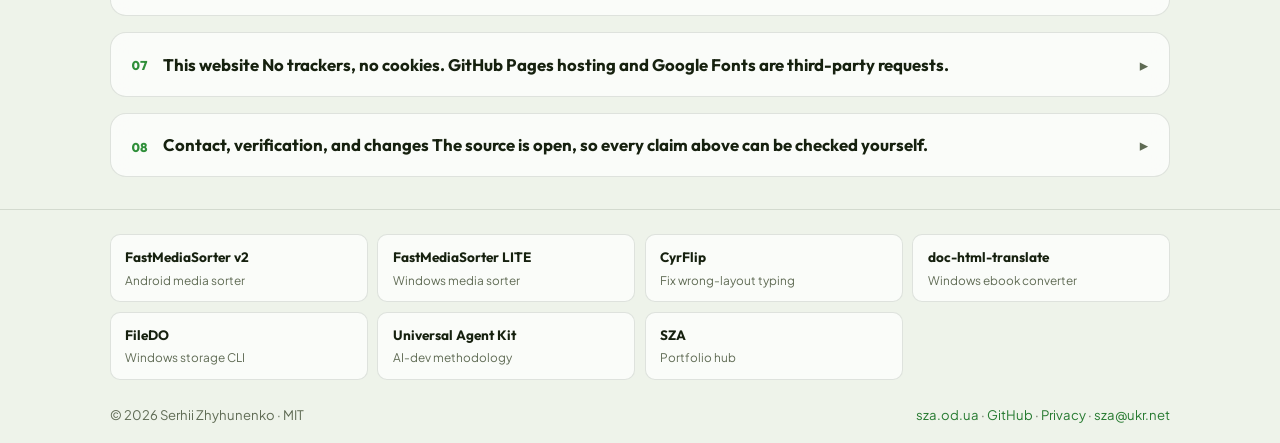
<file: docs/privacy.html>
<!DOCTYPE html>
<html lang="en">
<head>
  <meta charset="utf-8" />
  <meta name="viewport" content="width=device-width, initial-scale=1" />
  <title>One Click Runner - privacy</title>
  <link rel="canonical" href="https://serzhyale.github.io/OneClickRunner/privacy.html">
  <meta name="description" content="What One Click Runner stores on your PC, what it never sends anywhere, which Windows settings it touches, and how to remove everything it wrote." />
  <meta name="theme-color" content="#0a0f0a" />
  <meta property="og:title" content="One Click Runner - privacy" />
  <meta property="og:description" content="One Click Runner keeps its scenarios and log on your own PC and makes no network calls of its own. Here is exactly what it writes and where." />
  <meta property="og:image" content="https://raw.githubusercontent.com/SerZhyAle/OneClickRunner/main/docs/assets/social-preview.png" />
  <meta property="og:url" content="https://serzhyale.github.io/OneClickRunner/privacy.html" />
  <meta property="og:type" content="website" />
  <meta name="twitter:card" content="summary_large_image" />
  <link rel="icon" type="image/png" sizes="32x32" href="assets/icon-32.png" />
  <link rel="icon" type="image/png" sizes="16x16" href="assets/icon-16.png" />
  <link rel="icon" href="assets/favicon.ico" sizes="any" />
  <link rel="apple-touch-icon" href="assets/icon-256.png" />

  <script type="application/ld+json">
  {
    "@context": "https://schema.org",
    "@type": "WebPage",
    "name": "One Click Runner - privacy",
    "url": "https://serzhyale.github.io/OneClickRunner/privacy.html",
    "inLanguage": ["en", "ru", "uk"],
    "description": "What One Click Runner stores on your PC, what it never sends anywhere, which Windows settings it touches, and how to remove everything it wrote.",
    "isPartOf": { "@type": "WebSite", "name": "One Click Runner", "url": "https://serzhyale.github.io/OneClickRunner/" },
    "about": {
      "@type": "SoftwareApplication",
      "name": "One Click Runner",
      "applicationCategory": "UtilitiesApplication",
      "operatingSystem": "Windows 10, Windows 11",
      "offers": { "@type": "Offer", "price": "0", "priceCurrency": "USD" }
    },
    "publisher": { "@type": "Person", "name": "Serhii Zhyhunenko", "email": "sza@ukr.net" }
  }
  </script>

  <!-- pre-paint: resolve theme + language before the stylesheet, so nothing flashes -->
  <script>
  (function(){try{
    var t=localStorage.getItem('sza-theme')||(matchMedia('(prefers-color-scheme: light)').matches?'light':'dark');
    document.documentElement.setAttribute('data-theme',t);
    var l=localStorage.getItem('sza-lang');
    if(!l){var n=(navigator.language||'en').toLowerCase();l=n.indexOf('ru')==0?'ru':n.indexOf('uk')==0?'ua':'en';}
    document.documentElement.setAttribute('data-lang',l);
  }catch(e){}})();
  </script>

  <link rel="preconnect" href="https://fonts.googleapis.com" />
  <link rel="preconnect" href="https://fonts.gstatic.com" crossorigin />
  <link href="https://fonts.googleapis.com/css2?family=Outfit:wght@400;500;600;700;800&family=Plus+Jakarta+Sans:wght@300;400;500;600;700&display=swap" rel="stylesheet" />
  <link rel="stylesheet" href="style.css" />
</head>
<body>
  <div class="bg-blobs">
    <div class="blob blob-1"></div>
    <div class="blob blob-2"></div>
    <div class="blob blob-3"></div>
  </div>

  <header class="site-header">
    <div class="container header-inner">
      <a class="brand" href="./" style="text-decoration:none">One&nbsp;Click&nbsp;Runner<span class="dot">.</span></a>
      <div class="seg" role="group" aria-label="Language">
        <button data-lang="ru">RU</button><button data-lang="en">EN</button><button data-lang="ua">UA</button>
      </div>
      <button class="theme-btn" id="themeBtn" aria-label="Switch theme">◐</button>
      <a class="btn btn-primary btn-sm" href="#stored">
        <span data-l="ru">К деталям</span><span data-l="en">Jump to details</span><span data-l="ua">До деталей</span>
      </a>
    </div>
  </header>

  <main class="container">
    <!-- HERO -->
    <section class="hero" style="padding-bottom:.5rem">
      <span class="kicker" data-l="ru">Конфиденциальность</span><span class="kicker" data-l="en">Privacy</span><span class="kicker" data-l="ua">Конфіденційність</span>
      <h1><span data-l="ru">Ваши сценарии остаются на вашем компьютере</span><span data-l="en">Your scenarios stay on your computer</span><span data-l="ua">Ваші сценарії залишаються на вашому комп'ютері</span></h1>
      <p class="lead">
        <span data-l="ru">One Click Runner - локальный лаунчер. Он не делает сетевых запросов сам по себе: ни телеметрии, ни аналитики, ни проверки обновлений, ни отправки отчётов о сбоях. Ниже - что именно он пишет на диск, к каким настройкам Windows обращается и как всё это удалить.</span>
        <span data-l="en">One Click Runner is a local launcher. It makes no network calls of its own: no telemetry, no analytics, no update check, no crash reporting. Below is exactly what it writes to disk, which Windows settings it touches, and how to remove all of it.</span>
        <span data-l="ua">One Click Runner - локальний лаунчер. Він не робить мережевих запитів сам по собі: ні телеметрії, ні аналітики, ні перевірки оновлень, ні надсилання звітів про збої. Нижче - що саме він пише на диск, до яких налаштувань Windows звертається і як усе це видалити.</span>
      </p>
      <p class="lead" style="font-size:.92rem">
        <span data-l="ru"><strong>Дата вступления в силу:</strong> 27 июля 2026 года. Вопросы и уточнения: <a href="mailto:sza@ukr.net">sza@ukr.net</a> или <a href="https://github.com/SerZhyAle/OneClickRunner/issues" target="_blank" rel="noopener noreferrer">issue на GitHub</a>.</span>
        <span data-l="en"><strong>Effective date:</strong> 27 July 2026. Questions and corrections: <a href="mailto:sza@ukr.net">sza@ukr.net</a> or <a href="https://github.com/SerZhyAle/OneClickRunner/issues" target="_blank" rel="noopener noreferrer">a GitHub issue</a>.</span>
        <span data-l="ua"><strong>Дата набрання чинності:</strong> 27 липня 2026 року. Питання й уточнення: <a href="mailto:sza@ukr.net">sza@ukr.net</a> або <a href="https://github.com/SerZhyAle/OneClickRunner/issues" target="_blank" rel="noopener noreferrer">issue на GitHub</a>.</span>
      </p>
      <div class="button-group" style="margin-top:1rem">
        <a class="btn btn-ghost" href="./">
          <span data-l="ru">← Обзор</span><span data-l="en">← Overview</span><span data-l="ua">← Огляд</span>
        </a>
        <a class="btn btn-ghost" href="guide.html">
          <span data-l="ru">Руководство</span><span data-l="en">Guide</span><span data-l="ua">Посібник</span>
        </a>
        <a class="btn btn-ghost" href="https://github.com/SerZhyAle/OneClickRunner" target="_blank" rel="noopener noreferrer">GitHub</a>
      </div>
    </section>

    <div class="toolbar">
      <button class="btn btn-ghost btn-sm" type="button" onclick="setAll(true)">
        <span data-l="ru">Развернуть все разделы</span><span data-l="en">Expand all sections</span><span data-l="ua">Розгорнути всі розділи</span>
      </button>
      <button class="btn btn-ghost btn-sm" type="button" onclick="setAll(false)">
        <span data-l="ru">Свернуть всё</span><span data-l="en">Collapse all</span><span data-l="ua">Згорнути все</span>
      </button>
    </div>

    <div class="sections">

    <!-- 1. WHAT IS STORED -->
    <details class="sec" id="stored" open>
      <summary>
        <span class="secnum" aria-hidden="true">01</span>
        <span class="sechead">
          <span class="sectitle" role="heading" aria-level="2"><span data-l="ru">Что хранится на вашем компьютере</span><span data-l="en">What is stored on your computer</span><span data-l="ua">Що зберігається на вашому комп'ютері</span></span>
          <span class="secteaser"><span data-l="ru">Три обычных файла в вашем профиле пользователя. Без базы данных и облачной синхронизации.</span><span data-l="en">Three plain files inside your own user profile. No database, no cloud sync.</span><span data-l="ua">Три звичайні файли у вашому профілі користувача. Без бази даних і хмарної синхронізації.</span></span>
        </span>
      </summary>
      <div class="secbody">
      <ul class="features" data-l="ru">
        <li><strong><code>%APPDATA%\OneClickRunner\Scenarios\</code></strong> - по одному XML-файлу на сценарий. В нём то, что вы ввели в окне настроек: имя, путь, аргументы, рабочая папка, флаг «Run as Administrator», порядок в списке, тип сценария и - для yt-dlp - папка загрузки и дополнительные опции.</li>
        <li><strong><code>%APPDATA%\OneClickRunner\activity.log</code></strong> - текстовый журнал с отметками времени: какой сценарий запущен, собранная командная строка вместе с аргументами, ссылка, введённая для yt-dlp, путь файла при экспорте и тексты ошибок. Приложение только дописывает журнал и не подрезает его.</li>
        <li><strong><code>%APPDATA%\OneClickRunner\.initialized</code></strong> - метка первого запуска (одна отметка времени), чтобы пример сценария «Calculator» не появлялся снова.</li>
      </ul>
      <ul class="features" data-l="en">
        <li><strong><code>%APPDATA%\OneClickRunner\Scenarios\</code></strong> - one XML file per scenario. It holds what you typed into the Settings window: name, path, arguments, working folder, the "Run as Administrator" flag, the position in the list, the scenario type, and - for yt-dlp - the download folder and extra options.</li>
        <li><strong><code>%APPDATA%\OneClickRunner\activity.log</code></strong> - a timestamped text log: which scenario was launched, the assembled command line including its arguments, the link you typed for a yt-dlp scenario, the destination path of an export, and error text. The app only appends to it and never trims it.</li>
        <li><strong><code>%APPDATA%\OneClickRunner\.initialized</code></strong> - a first-run marker (a single timestamp) so the sample "Calculator" scenario is not seeded again.</li>
      </ul>
      <ul class="features" data-l="ua">
        <li><strong><code>%APPDATA%\OneClickRunner\Scenarios\</code></strong> - по одному XML-файлу на сценарій. У ньому те, що ви ввели у вікні налаштувань: ім'я, шлях, аргументи, робоча тека, прапорець «Run as Administrator», порядок у списку, тип сценарію і - для yt-dlp - тека завантаження та додаткові опції.</li>
        <li><strong><code>%APPDATA%\OneClickRunner\activity.log</code></strong> - текстовий журнал з відмітками часу: який сценарій запущено, зібраний командний рядок разом з аргументами, посилання, введене для yt-dlp, шлях файлу під час експорту та тексти помилок. Застосунок лише дописує журнал і не підрізає його.</li>
        <li><strong><code>%APPDATA%\OneClickRunner\.initialized</code></strong> - позначка першого запуску (одна відмітка часу), щоб приклад сценарію «Calculator» не з'являвся знову.</li>
      </ul>
      <div class="note">
        <span class="tag" data-l="ru">Важно</span><span class="tag" data-l="en">Important</span><span class="tag" data-l="ua">Важливо</span>
        <p data-l="ru">Всё это - обычные файлы в вашем профиле пользователя, доступные вам и любому, кто работает под вашей учётной записью. Приложение их не шифрует и никуда не копирует.</p>
        <p data-l="en">These are plain files inside your own user profile, readable by you and by anyone working under your account. The app does not encrypt them and does not copy them anywhere.</p>
        <p data-l="ua">Усе це - звичайні файли у вашому профілі користувача, доступні вам і будь-кому, хто працює під вашим обліковим записом. Застосунок їх не шифрує і нікуди не копіює.</p>
      </div>
      </div>
    </details>

    <!-- 2. NETWORK -->
    <details class="sec" id="network" open>
      <summary>
        <span class="secnum" aria-hidden="true">02</span>
        <span class="sechead">
          <span class="sectitle" role="heading" aria-level="2"><span data-l="ru">Что уходит с компьютера</span><span data-l="en">What leaves your computer</span><span data-l="ua">Що йде з комп'ютера</span></span>
          <span class="secteaser"><span data-l="ru">Из самого приложения - ничего. Сеть используют программы, которые вы запускаете.</span><span data-l="en">From the app itself, nothing. The network is used by the programs you launch.</span><span data-l="ua">Із самого застосунку - нічого. Мережу використовують програми, які ви запускаєте.</span></span>
        </span>
      </summary>
      <div class="secbody">
      <ul class="features" data-l="ru">
        <li><strong>Нет телеметрии и аналитики.</strong> Приложение не собирает статистику использования и не отправляет её ни на какой сервер.</li>
        <li><strong>Нет проверки обновлений.</strong> Версия читается из атрибута собственной сборки; приложение никуда не обращается, чтобы узнать, вышла ли новая.</li>
        <li><strong>Нет отчётов о сбоях.</strong> Ошибки попадают только в локальный <code>activity.log</code>.</li>
        <li><strong>Нет учётных записей.</strong> Регистрация, вход и синхронизация отсутствуют как функция.</li>
        <li><strong>Именованный канал - локальный.</strong> Второй запуск передаёт команду уже работающей копии через именованный канал Windows на этом же компьютере. Он не выходит за пределы машины.</li>
      </ul>
      <ul class="features" data-l="en">
        <li><strong>No telemetry, no analytics.</strong> The app collects no usage statistics and sends none to any server.</li>
        <li><strong>No update check.</strong> The version is read from the app's own build attribute; nothing is contacted to find out whether a newer one exists.</li>
        <li><strong>No crash reporting.</strong> Errors go only into the local <code>activity.log</code>.</li>
        <li><strong>No accounts.</strong> There is no sign-up, sign-in, or sync feature at all.</li>
        <li><strong>The named pipe is local.</strong> A second launch hands its command to the already-running copy through a Windows named pipe on this same machine. It never leaves the computer.</li>
      </ul>
      <ul class="features" data-l="ua">
        <li><strong>Немає телеметрії та аналітики.</strong> Застосунок не збирає статистику використання і не надсилає її на жоден сервер.</li>
        <li><strong>Немає перевірки оновлень.</strong> Версія читається з атрибута власної збірки; застосунок нікуди не звертається, щоб дізнатися про новішу.</li>
        <li><strong>Немає звітів про збої.</strong> Помилки потрапляють лише до локального <code>activity.log</code>.</li>
        <li><strong>Немає облікових записів.</strong> Реєстрації, входу та синхронізації немає як функції.</li>
        <li><strong>Іменований канал - локальний.</strong> Другий запуск передає команду вже запущеній копії через іменований канал Windows на цьому ж комп'ютері. Він не виходить за межі машини.</li>
      </ul>
      <div class="note">
        <span class="tag" data-l="ru">Что делает сеть</span><span class="tag" data-l="en">What does use the network</span><span class="tag" data-l="ua">Що використовує мережу</span>
        <p data-l="ru">Сценарий запускает выбранную вами программу, и её поведение в сети - её собственное. Сценарий с адресом <code>http(s)</code> открывает ваш браузер. Сценарий yt-dlp запускает установленный вами <code>yt-dlp</code> в видимом окне консоли, и уже он скачивает по введённой ссылке. One Click Runner не скачивает ничего сам и не поставляет yt-dlp в комплекте.</p>
        <p data-l="en">A scenario starts a program you chose, and that program's network behaviour is its own. A scenario pointing at an <code>http(s)</code> address opens your browser. A yt-dlp scenario starts the <code>yt-dlp</code> you installed, in a visible console window, and that program does the downloading from the link you typed. One Click Runner downloads nothing itself and does not bundle yt-dlp.</p>
        <p data-l="ua">Сценарій запускає обрану вами програму, і її поведінка в мережі - її власна. Сценарій з адресою <code>http(s)</code> відкриває ваш браузер. Сценарій yt-dlp запускає встановлений вами <code>yt-dlp</code> у видимому вікні консолі, і вже він завантажує за введеним посиланням. One Click Runner нічого не завантажує сам і не постачає yt-dlp у комплекті.</p>
      </div>
      </div>
    </details>

    <!-- 3. SECRETS -->
    <details class="sec" id="secrets">
      <summary>
        <span class="secnum" aria-hidden="true">03</span>
        <span class="sechead">
          <span class="sectitle" role="heading" aria-level="2"><span data-l="ru">Пароли и ключи: чего не стоит вводить</span><span data-l="en">Passwords and keys: what not to type in</span><span data-l="ua">Паролі та ключі: чого не варто вводити</span></span>
          <span class="secteaser"><span data-l="ru">Хранилища секретов нет. Поле Arguments сохраняется как есть - и попадает в журнал.</span><span data-l="en">There is no secret store. The Arguments field is saved verbatim, and it reaches the log.</span><span data-l="ua">Сховища секретів немає. Поле Arguments зберігається як є - і потрапляє до журналу.</span></span>
        </span>
      </summary>
      <div class="secbody">
      <p data-l="ru">Приложение не запрашивает и не хранит пароли, токены и ключи: у него нет учётных записей и нет собственного хранилища секретов. Ничего не шифруется, потому что нет данных, которые приложение считало бы секретом.</p>
      <p data-l="en">The app never asks for and never stores a password, token, or key: it has no accounts and no secret store of its own. Nothing is encrypted, because there is nothing the app treats as a secret.</p>
      <p data-l="ua">Застосунок не запитує і не зберігає паролі, токени та ключі: у нього немає облікових записів і немає власного сховища секретів. Нічого не шифрується, бо немає даних, які застосунок вважав би секретом.</p>
      <div class="note">
        <span class="tag" data-l="ru">Внимание</span><span class="tag" data-l="en">Caution</span><span class="tag" data-l="ua">Увага</span>
        <p data-l="ru">Всё, что вы напишете в поле <strong>Arguments</strong>, сохраняется в XML-файле сценария открытым текстом и при каждом запуске дописывается в <code>activity.log</code>. Пароль или API-ключ, введённый туда, окажется в двух обычных файлах. Передавайте секреты через переменные окружения или менеджер учётных данных внутри собственного скрипта, а не через это поле. То же касается ссылки для yt-dlp: она пишется в журнал.</p>
        <p data-l="en">Anything you put in the <strong>Arguments</strong> field is saved to the scenario's XML file in plain text and appended to <code>activity.log</code> on every launch. A password or API key typed there ends up in two plain files. Pass secrets through environment variables or a credential helper inside your own script instead of this field. The same applies to a yt-dlp link: it is written to the log.</p>
        <p data-l="ua">Усе, що ви напишете в полі <strong>Arguments</strong>, зберігається у XML-файлі сценарію відкритим текстом і під час кожного запуску дописується до <code>activity.log</code>. Пароль або API-ключ, введений туди, опиниться у двох звичайних файлах. Передавайте секрети через змінні середовища або менеджер облікових даних усередині власного скрипта, а не через це поле. Те саме стосується посилання для yt-dlp: воно пишеться в журнал.</p>
      </div>
      </div>
    </details>

    <!-- 4. WINDOWS SETTINGS -->
    <details class="sec" id="windows">
      <summary>
        <span class="secnum" aria-hidden="true">04</span>
        <span class="sechead">
          <span class="sectitle" role="heading" aria-level="2"><span data-l="ru">К каким настройкам Windows обращается приложение</span><span data-l="en">Which Windows settings the app touches</span><span data-l="ua">До яких налаштувань Windows звертається застосунок</span></span>
          <span class="secteaser"><span data-l="ru">Одно значение в реестре по вашему выбору, одно читается, плюс список переходов.</span><span data-l="en">One registry value you opt into, one it reads, plus the Jump List.</span><span data-l="ua">Одне значення в реєстрі за вашим вибором, одне читається, плюс список переходів.</span></span>
        </span>
      </summary>
      <div class="secbody">
      <ul class="features" data-l="ru">
        <li><strong>Автозапуск (запись).</strong> Галочка «Start OneClickRunner when Windows starts» создаёт значение <code>OneClickRunner</code> в <code>HKEY_CURRENT_USER\SOFTWARE\Microsoft\Windows\CurrentVersion\Run</code>; в нём только путь к исполняемому файлу. Снятие галочки это значение удаляет. Без вашего действия оно не появляется.</li>
        <li><strong>Тема оформления (чтение).</strong> Приложение читает <code>AppsUseLightTheme</code> в <code>HKEY_CURRENT_USER\Software\Microsoft\Windows\CurrentVersion\Themes\Personalize</code>, чтобы следовать светлой или тёмной теме Windows. Только чтение.</li>
        <li><strong>Список переходов и меню трея.</strong> Имена сценариев передаются Windows, чтобы нарисовать список переходов на панели задач. Windows хранит свою копию этого списка - иначе он не работал бы, когда приложение закрыто.</li>
        <li><strong>Диалоги файлов.</strong> Импорт и экспорт открывают стандартные диалоги Windows; приложение читает и пишет только тот файл, который вы в них выбрали.</li>
      </ul>
      <ul class="features" data-l="en">
        <li><strong>Autostart (write).</strong> The "Start OneClickRunner when Windows starts" checkbox creates a <code>OneClickRunner</code> value under <code>HKEY_CURRENT_USER\SOFTWARE\Microsoft\Windows\CurrentVersion\Run</code>, holding only the path to the executable. Clearing the checkbox removes it. It never appears without your action.</li>
        <li><strong>Theme (read).</strong> The app reads <code>AppsUseLightTheme</code> under <code>HKEY_CURRENT_USER\Software\Microsoft\Windows\CurrentVersion\Themes\Personalize</code> so it can follow the Windows light or dark setting. Read only.</li>
        <li><strong>Jump List and tray menu.</strong> Scenario names are handed to Windows so it can draw the taskbar Jump List. Windows keeps its own copy of that list - otherwise it could not work while the app is closed.</li>
        <li><strong>File dialogs.</strong> Import and export open the standard Windows dialogs; the app reads and writes only the file you picked in them.</li>
      </ul>
      <ul class="features" data-l="ua">
        <li><strong>Автозапуск (запис).</strong> Позначка «Start OneClickRunner when Windows starts» створює значення <code>OneClickRunner</code> у <code>HKEY_CURRENT_USER\SOFTWARE\Microsoft\Windows\CurrentVersion\Run</code>; у ньому лише шлях до виконуваного файлу. Знята позначка це значення видаляє. Без вашої дії воно не з'являється.</li>
        <li><strong>Тема оформлення (читання).</strong> Застосунок читає <code>AppsUseLightTheme</code> у <code>HKEY_CURRENT_USER\Software\Microsoft\Windows\CurrentVersion\Themes\Personalize</code>, щоб дотримуватись світлої або темної теми Windows. Лише читання.</li>
        <li><strong>Список переходів і меню трея.</strong> Імена сценаріїв передаються Windows, щоб намалювати список переходів на панелі завдань. Windows зберігає свою копію цього списку - інакше він не працював би, коли застосунок закрито.</li>
        <li><strong>Діалоги файлів.</strong> Імпорт і експорт відкривають стандартні діалоги Windows; застосунок читає й пише лише той файл, який ви в них обрали.</li>
      </ul>
      </div>
    </details>

    <!-- 5. ELEVATION -->
    <details class="sec" id="elevation">
      <summary>
        <span class="secnum" aria-hidden="true">05</span>
        <span class="sechead">
          <span class="sectitle" role="heading" aria-level="2"><span data-l="ru">Права администратора</span><span data-l="en">Administrator rights</span><span data-l="ua">Права адміністратора</span></span>
          <span class="secteaser"><span data-l="ru">Само приложение работает с обычными правами. Повышение - только для отмеченного сценария.</span><span data-l="en">The app itself runs with your normal rights. Elevation happens only for a scenario you ticked.</span><span data-l="ua">Сам застосунок працює зі звичайними правами. Підвищення - лише для позначеного сценарію.</span></span>
        </span>
      </summary>
      <div class="secbody">
      <p data-l="ru">One Click Runner запускается с вашими обычными правами пользователя и не просит повышения для себя. Отдельный сценарий стартует с повышенными правами только тогда, когда именно у него включена галочка <strong>Run as Administrator</strong>; решение о выдаче прав принимает Windows и показывает вам запрос UAC. Отказ от запроса просто отменяет запуск.</p>
      <p data-l="en">One Click Runner starts with your normal user rights and never asks for elevation for itself. An individual scenario starts elevated only when that scenario's <strong>Run as Administrator</strong> checkbox is ticked; Windows makes the decision and shows you the UAC prompt. Declining the prompt simply cancels the launch.</p>
      <p data-l="ua">One Click Runner запускається з вашими звичайними правами користувача і не просить підвищення для себе. Окремий сценарій стартує з підвищеними правами лише тоді, коли саме в нього увімкнено позначку <strong>Run as Administrator</strong>; рішення ухвалює Windows і показує вам запит UAC. Відмова від запиту просто скасовує запуск.</p>
      <p data-l="ru">Правило одинаково для всех способов запуска - из списка переходов, из меню в трее, из окна настроек и из командной строки.</p>
      <p data-l="en">The rule is the same for every launch surface - the Jump List, the tray menu, the Settings window, and the command line.</p>
      <p data-l="ua">Правило однакове для всіх способів запуску - зі списку переходів, з меню в треї, з вікна налаштувань і з командного рядка.</p>
      </div>
    </details>

    <!-- 6. REMOVING DATA -->
    <details class="sec" id="removal">
      <summary>
        <span class="secnum" aria-hidden="true">06</span>
        <span class="sechead">
          <span class="sectitle" role="heading" aria-level="2"><span data-l="ru">Как удалить всё, что записало приложение</span><span data-l="en">How to remove everything the app wrote</span><span data-l="ua">Як видалити все, що записав застосунок</span></span>
          <span class="secteaser"><span data-l="ru">Одна папка и одно значение в реестре. Ничего не остаётся вне вашего профиля.</span><span data-l="en">One folder and one registry value. Nothing survives outside your profile.</span><span data-l="ua">Одна тека й одне значення в реєстрі. Нічого не залишається поза вашим профілем.</span></span>
        </span>
      </summary>
      <div class="secbody">
      <ol class="steps" data-l="ru">
        <li>Снимите галочку «Start OneClickRunner when Windows starts» в настройках - это удалит значение в реестре. Если приложение уже удалено, удалите значение <code>OneClickRunner</code> в ключе <code>HKEY_CURRENT_USER\SOFTWARE\Microsoft\Windows\CurrentVersion\Run</code> вручную.</li>
        <li>Удалите папку <code>%APPDATA%\OneClickRunner</code> - вместе с ней уйдут все сценарии, журнал и метка первого запуска.</li>
        <li>Удалите распакованную папку приложения. Установщика нет, программа поставляется переносимым архивом.</li>
      </ol>
      <ol class="steps" data-l="en">
        <li>Clear the "Start OneClickRunner when Windows starts" checkbox in Settings - that removes the registry value. If the app is already gone, delete the <code>OneClickRunner</code> value under the <code>HKEY_CURRENT_USER\SOFTWARE\Microsoft\Windows\CurrentVersion\Run</code> key by hand.</li>
        <li>Delete the <code>%APPDATA%\OneClickRunner</code> folder - every scenario, the log, and the first-run marker go with it.</li>
        <li>Delete the unpacked app folder. There is no installer; the program ships as a portable archive.</li>
      </ol>
      <ol class="steps" data-l="ua">
        <li>Зніміть позначку «Start OneClickRunner when Windows starts» у налаштуваннях - це видалить значення в реєстрі. Якщо застосунок уже видалено, видаліть значення <code>OneClickRunner</code> у ключі <code>HKEY_CURRENT_USER\SOFTWARE\Microsoft\Windows\CurrentVersion\Run</code> вручну.</li>
        <li>Видаліть теку <code>%APPDATA%\OneClickRunner</code> - разом з нею зникнуть усі сценарії, журнал і позначка першого запуску.</li>
        <li>Видаліть розпаковану теку застосунку. Інсталятора немає, програма постачається переносним архівом.</li>
      </ol>
      </div>
    </details>

    <!-- 7. THIS WEBSITE -->
    <details class="sec" id="website">
      <summary>
        <span class="secnum" aria-hidden="true">07</span>
        <span class="sechead">
          <span class="sectitle" role="heading" aria-level="2"><span data-l="ru">Этот сайт</span><span data-l="en">This website</span><span data-l="ua">Цей сайт</span></span>
          <span class="secteaser"><span data-l="ru">Без счётчиков и cookie. Хостинг GitHub Pages и шрифты Google - сторонние запросы.</span><span data-l="en">No trackers, no cookies. GitHub Pages hosting and Google Fonts are third-party requests.</span><span data-l="ua">Без лічильників і cookie. Хостинг GitHub Pages і шрифти Google - сторонні запити.</span></span>
        </span>
      </summary>
      <div class="secbody">
      <ul class="features" data-l="ru">
        <li><strong>Хостинг - GitHub Pages.</strong> Страницы отдаёт GitHub, и он ведёт собственные журналы запросов; к ним применяется политика конфиденциальности GitHub.</li>
        <li><strong>Шрифты - Google Fonts.</strong> Оформление подгружает шрифты с <code>fonts.googleapis.com</code> и <code>fonts.gstatic.com</code>, поэтому браузер обращается к этим адресам при открытии страницы.</li>
        <li><strong>Ни счётчиков, ни cookie.</strong> На страницах нет систем аналитики, рекламных скриптов и cookie.</li>
        <li><strong>Выбор темы и языка</strong> сохраняется в <code>localStorage</code> вашего браузера и никуда не отправляется.</li>
      </ul>
      <ul class="features" data-l="en">
        <li><strong>Hosting is GitHub Pages.</strong> GitHub serves the pages and keeps its own request logs; GitHub's privacy policy applies to those.</li>
        <li><strong>Fonts come from Google Fonts.</strong> The styling loads fonts from <code>fonts.googleapis.com</code> and <code>fonts.gstatic.com</code>, so your browser contacts those addresses when the page opens.</li>
        <li><strong>No trackers, no cookies.</strong> The pages carry no analytics, no ad scripts, and no cookies.</li>
        <li><strong>Your theme and language choice</strong> is kept in your browser's <code>localStorage</code> and is never sent anywhere.</li>
      </ul>
      <ul class="features" data-l="ua">
        <li><strong>Хостинг - GitHub Pages.</strong> Сторінки віддає GitHub, і він веде власні журнали запитів; до них застосовується політика конфіденційності GitHub.</li>
        <li><strong>Шрифти - Google Fonts.</strong> Оформлення підвантажує шрифти з <code>fonts.googleapis.com</code> та <code>fonts.gstatic.com</code>, тому браузер звертається до цих адрес під час відкриття сторінки.</li>
        <li><strong>Ні лічильників, ні cookie.</strong> На сторінках немає систем аналітики, рекламних скриптів і cookie.</li>
        <li><strong>Вибір теми та мови</strong> зберігається в <code>localStorage</code> вашого браузера і нікуди не надсилається.</li>
      </ul>
      </div>
    </details>

    <!-- 8. CONTACT & CHANGES -->
    <details class="sec" id="contact">
      <summary>
        <span class="secnum" aria-hidden="true">08</span>
        <span class="sechead">
          <span class="sectitle" role="heading" aria-level="2"><span data-l="ru">Связь, проверка и изменения</span><span data-l="en">Contact, verification, and changes</span><span data-l="ua">Зв'язок, перевірка та зміни</span></span>
          <span class="secteaser"><span data-l="ru">Исходный код открыт - всё сказанное выше можно проверить самому.</span><span data-l="en">The source is open, so every claim above can be checked yourself.</span><span data-l="ua">Вихідний код відкритий - усе сказане вище можна перевірити самому.</span></span>
        </span>
      </summary>
      <div class="secbody">
      <p data-l="ru">Автор и ответственный за эту страницу - Serhii Zhyhunenko. Напишите на <a href="mailto:sza@ukr.net">sza@ukr.net</a> или откройте <a href="https://github.com/SerZhyAle/OneClickRunner/issues" target="_blank" rel="noopener noreferrer">issue в репозитории</a>, если что-то здесь неточно или требует пояснения.</p>
      <p data-l="en">The author and the person responsible for this page is Serhii Zhyhunenko. Write to <a href="mailto:sza@ukr.net">sza@ukr.net</a> or open <a href="https://github.com/SerZhyAle/OneClickRunner/issues" target="_blank" rel="noopener noreferrer">an issue in the repository</a> if anything here is inaccurate or needs explaining.</p>
      <p data-l="ua">Автор і відповідальний за цю сторінку - Serhii Zhyhunenko. Напишіть на <a href="mailto:sza@ukr.net">sza@ukr.net</a> або відкрийте <a href="https://github.com/SerZhyAle/OneClickRunner/issues" target="_blank" rel="noopener noreferrer">issue в репозиторії</a>, якщо щось тут неточне або потребує пояснення.</p>
      <p data-l="ru">Проект распространяется под лицензией MIT, и <a href="https://github.com/SerZhyAle/OneClickRunner" target="_blank" rel="noopener noreferrer">весь исходный код открыт</a>: утверждения об отсутствии сети и телеметрии можно проверить прямо в нём.</p>
      <p data-l="en">The project is MIT-licensed and <a href="https://github.com/SerZhyAle/OneClickRunner" target="_blank" rel="noopener noreferrer">the whole source is public</a>: the claims about no network and no telemetry can be checked in it directly.</p>
      <p data-l="ua">Проєкт поширюється за ліцензією MIT, і <a href="https://github.com/SerZhyAle/OneClickRunner" target="_blank" rel="noopener noreferrer">весь вихідний код відкритий</a>: твердження про відсутність мережі й телеметрії можна перевірити просто в ньому.</p>
      <p data-l="ru">Если эта страница изменится, новая редакция публикуется здесь же, и дата вступления в силу вверху обновляется вместе с ней.</p>
      <p data-l="en">If this page changes, the new version is published here and the effective date at the top changes with it.</p>
      <p data-l="ua">Якщо ця сторінка зміниться, нова редакція публікується тут само, і дата набрання чинності вгорі оновлюється разом з нею.</p>
      </div>
    </details>

    </div>
  </main>

  <footer class="site-footer">
    <div class="container">
      <div class="tools-grid">
        <a href="https://serzhyale.github.io/FastMediaSorter_mob_v2/"><b>FastMediaSorter v2</b><span>Android media sorter</span></a>
        <a href="https://serzhyale.github.io/FastMediaSorter_Lite/"><b>FastMediaSorter LITE</b><span>Windows media sorter</span></a>
        <a href="https://serzhyale.github.io/CyrFlip/"><b>CyrFlip</b><span>Fix wrong-layout typing</span></a>
        <a href="https://serzhyale.github.io/doc-html-translate/"><b>doc-html-translate</b><span>Windows ebook converter</span></a>
        <a href="https://serzhyale.github.io/FileDO/"><b>FileDO</b><span>Windows storage CLI</span></a>
        <a href="https://serzhyale.github.io/universal-agent-kit/"><b>Universal Agent Kit</b><span>AI-dev methodology</span></a>
        <a href="https://sza.od.ua"><b>SZA</b><span>Portfolio hub</span></a>
      </div>
      <div class="footer-bottom">
        <span>© 2026 Serhii Zhyhunenko · MIT</span>
        <span><a href="https://sza.od.ua">sza.od.ua</a> · <a href="https://github.com/SerZhyAle/OneClickRunner">GitHub</a> · <a href="privacy.html">Privacy</a> · <a href="mailto:sza@ukr.net">sza@ukr.net</a></span>
      </div>
    </div>
  </footer>

  <button class="to-top" id="toTop" aria-label="Back to top" onclick="window.scrollTo({top:0,behavior:'smooth'})">↑</button>

  <script>
  (function(){
    var doc=document.documentElement;
    var META={
      ru:{title:"One Click Runner - конфиденциальность",desc:"Что One Click Runner хранит на вашем ПК, что никуда не отправляет, к каким настройкам Windows обращается и как удалить всё записанное."},
      en:{title:"One Click Runner - privacy",desc:"What One Click Runner stores on your PC, what it never sends anywhere, which Windows settings it touches, and how to remove everything it wrote."},
      ua:{title:"One Click Runner - конфіденційність",desc:"Що One Click Runner зберігає на вашому ПК, що нікуди не надсилає, до яких налаштувань Windows звертається і як видалити все записане."}
    };
    var descEl=document.querySelector('meta[name="description"]');
    function setLang(l){
      doc.setAttribute('data-lang',l);
      doc.setAttribute('lang', l==='ua'?'uk':l);
      try{localStorage.setItem('sza-lang',l);}catch(e){}
      var m=META[l]||META.en;
      document.title=m.title;
      if(descEl)descEl.setAttribute('content',m.desc);
      document.querySelectorAll('.seg button[data-lang]').forEach(function(b){
        b.setAttribute('aria-pressed', b.getAttribute('data-lang')===l?'true':'false');
      });
    }
    document.querySelectorAll('.seg button[data-lang]').forEach(function(b){
      b.addEventListener('click',function(){setLang(b.getAttribute('data-lang'));});
    });
    setLang(doc.getAttribute('data-lang')||'en');

    var themeBtn=document.getElementById('themeBtn');
    var themeColor=document.querySelector('meta[name="theme-color"]');
    function applyThemeMeta(){
      var dark=doc.getAttribute('data-theme')!=='light';
      if(themeColor)themeColor.setAttribute('content',dark?'#0a0f0a':'#eef3ea');
      themeBtn.setAttribute('aria-label',dark?'Switch to light theme':'Switch to dark theme');
    }
    themeBtn.addEventListener('click',function(){
      var next=doc.getAttribute('data-theme')==='light'?'dark':'light';
      doc.setAttribute('data-theme',next);
      try{localStorage.setItem('sza-theme',next);}catch(e){}
      applyThemeMeta();
    });
    applyThemeMeta();

    var toTop=document.getElementById('toTop');
    addEventListener('scroll',function(){toTop.classList.toggle('show',scrollY>500);},{passive:true});

    /* ---- expand/collapse-all for the numbered sections ---- */
    window.setAll=function(open){
      document.querySelectorAll('details.sec').forEach(function(d){
        if(open)d.setAttribute('open','');else d.removeAttribute('open');
      });
    };
    if(location.hash){
      var target=document.getElementById(location.hash.slice(1));
      var sec=target&&target.closest?target.closest('details.sec'):null;
      if(sec)sec.setAttribute('open','');
    }
  })();
  </script>
</body>
</html>
</file>
<file: docs/style.css>
/* OneClickRunner docs — built on the shared SZA Web Kit (Pine + Gold).
   The design system lives in assets/sza-kit.css (tokens + components).
   This file keeps only OneClickRunner-specific rules. */
@import url("assets/sza-kit.css");

/* ── i18n: pure-CSS data-lang toggle (RU / EN / UA) ──────────────── */
html[data-lang="ru"] [data-l]:not([data-l="ru"]) { display: none; }
html[data-lang="en"] [data-l]:not([data-l="en"]) { display: none; }
html[data-lang="ua"] [data-l]:not([data-l="ua"]) { display: none; }

/* ── Keep the shared kit's readable 1100px stage. ───────────────── */
.hero { padding: 1.4rem 1rem 1rem; }
.hero .lead { max-width: none; }
.site-footer { margin-top: 2rem; padding: 1.5rem 0; }

/* ── "Get it" card: the kit caps this at max-width:760px, which reads as a
   narrow floating box once the page around it is wide. Let it fill the
   container, and split it into two columns on wide screens (pitch/demo/
   channels/copy on the left, the numbered quickstart beside it on the
   right) so the extra width shortens the section instead of stretching
   one paragraph edge to edge. ─────────────────────────────────────────── */
.get { max-width: none; margin: 1rem auto 1.25rem; }
.get .whatfor { max-width: 640px; }
@media (min-width: 860px) {
  .get { grid-template-columns: 1.15fr .85fr; column-gap: 2rem; align-items: start; }
  .get > .whatfor, .get > .demo, .get > .channels, .get > .copybox { grid-column: 1; }
  .get > .quickstart { grid-column: 2; grid-row: 1 / -1; align-self: stretch; margin-top: 0; }
}

/* ── Full-bleed sticky header: an edge-to-edge bar (background + bottom
   border span the whole viewport), with its content centered in the same
   --wide column as the rest of the page — not a floating inset pill. Uses
   the full screen width and drops the pill's own top/side margins. ────── */
.site-header {
  display: block; max-width: none; margin: 0; padding: 0;
  border: none; border-bottom: 1px solid var(--border); border-radius: 0;
}
.site-header .header-inner { display: flex; align-items: center; gap: 12px; padding: 10px 20px; }

/* ── Hero logo mark = the app icon itself (self-contained badge). ── */
.hero-mark {
  display: block; width: 96px; height: 96px; margin: 0 auto 1.1rem;
  border-radius: 22px;
  filter: drop-shadow(0 8px 22px rgba(0, 0, 0, .45));
  animation: markIn .7s cubic-bezier(.34, 1.2, .4, 1) both;
}
@keyframes markIn { from { opacity: 0; transform: scale(.8) translateY(4px); } to { opacity: 1; transform: none; } }

/* ── Hero button row. ───────────────────────────────────────────── */
.button-group { display: flex; flex-wrap: wrap; justify-content: center; gap: .7rem; }

/* ── Numbered accordion sections: title styling + body text color. ── */
.sectitle { font-size: 1.05rem; }
.secbody > p { color: var(--text-2); }

/* ── Step / feature lists with green markers. ───────────────────── */
ol.steps { padding-left: 1.3rem; margin: 0; color: var(--text-2); }
ol.steps li { margin: .5rem 0; }
ol.steps li::marker { color: var(--acc); font-weight: 700; }
ul.features { list-style: none; padding-left: 0; margin: 0; }
ul.features li { position: relative; padding-left: 1.4rem; margin: .55rem 0; color: var(--text-2); }
ul.features li::before {
  content: ""; position: absolute; left: 0; top: .62em;
  width: 7px; height: 7px; border-radius: 50%; background: var(--acc);
}

/* ── Feature grid (icon cards inside a section). ────────────────── */
.feat-grid { display: grid; grid-template-columns: 1fr; gap: .8rem; }
@media (min-width: 700px) { .feat-grid { grid-template-columns: repeat(2, 1fr); } }
@media (min-width: 1080px) { .feat-grid { grid-template-columns: repeat(3, 1fr); } }
.feat {
  display: flex; gap: .9rem; align-items: flex-start;
  padding: 1rem 1.1rem; border: 1px solid var(--border);
  border-radius: var(--radius-sm); background: rgba(255,255,255,.02);
}
html[data-theme="light"] .feat { background: rgba(16,40,20,.02); }
.feat .fi {
  flex: none; width: 38px; height: 38px; border-radius: 10px;
  display: grid; place-items: center; color: var(--acc);
  background: color-mix(in srgb, var(--acc) 12%, transparent);
  border: 1px solid color-mix(in srgb, var(--acc) 22%, transparent);
  font-family: var(--font-heading); font-weight: 800; font-size: 1.05rem;
}
.feat .fi svg { width: 20px; height: 20px; }
.feat h3 { font-family: var(--font-heading); font-size: 1rem; font-weight: 700; margin: .1rem 0 .3rem; color: var(--text); }
.feat p { color: var(--muted); font-size: .88rem; margin: 0; }

/* ── Footer "more tools" grid: more columns on wide screens so the row of
   links uses the full --wide column instead of stacking into extra rows. ── */
@media (min-width: 1080px) { .tools-grid { grid-template-columns: repeat(4, 1fr); } }

/* ── Inline code chips inside prose. ────────────────────────────── */
:not(pre):not(.copybox) > code {
  background: rgba(255, 255, 255, .06);
  border: 1px solid var(--border);
  padding: .1rem .4rem; border-radius: 6px;
  font-size: .88em; color: var(--text); overflow-wrap: anywhere;
}
html[data-theme="light"] :not(pre):not(.copybox) > code { background: rgba(16, 40, 20, .06); }

/* ── Command block (multi-line build steps). ────────────────────── */
pre.code {
  background: var(--code-bg); border: 1px solid var(--border);
  border-radius: var(--radius-sm); padding: .9rem 1.1rem;
  overflow-x: auto; color: var(--code-ink); font-size: .86rem; line-height: 1.7;
}
pre.code .tok { color: var(--acc-strong); }
</file>
